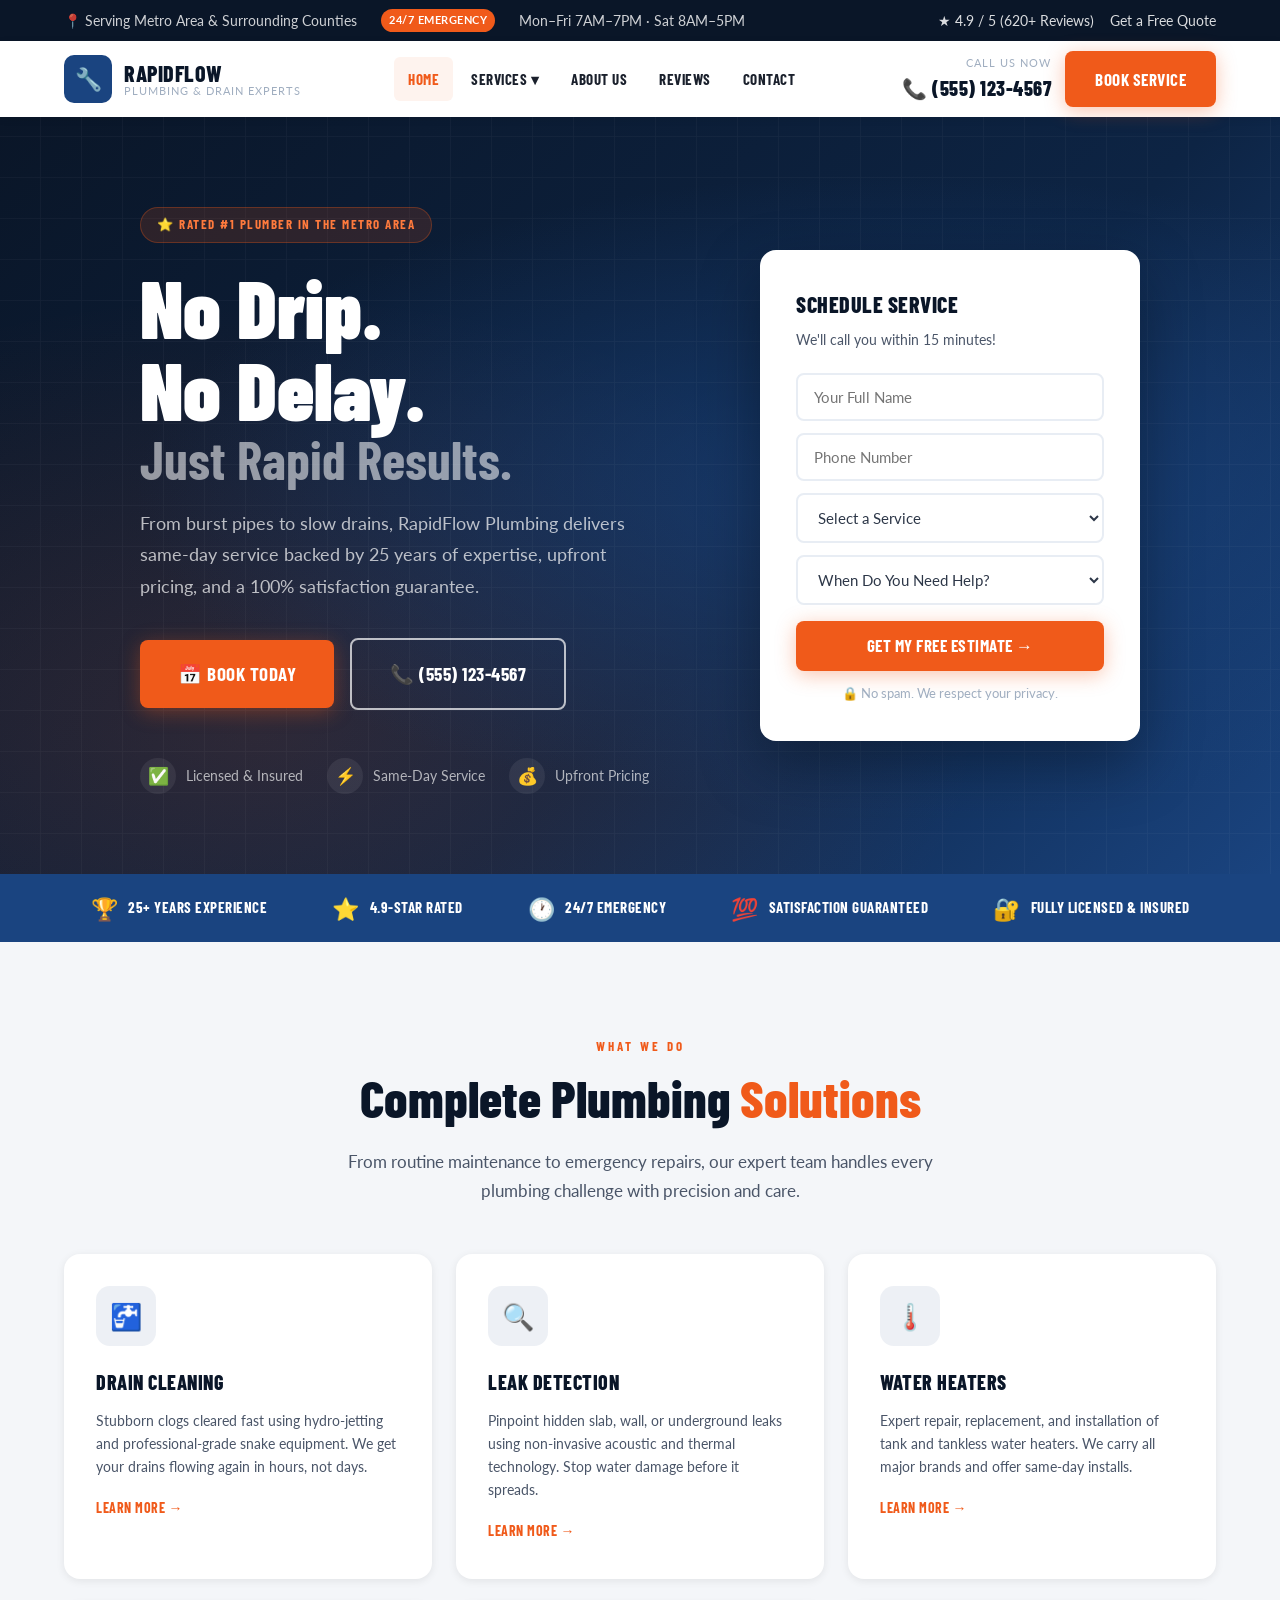
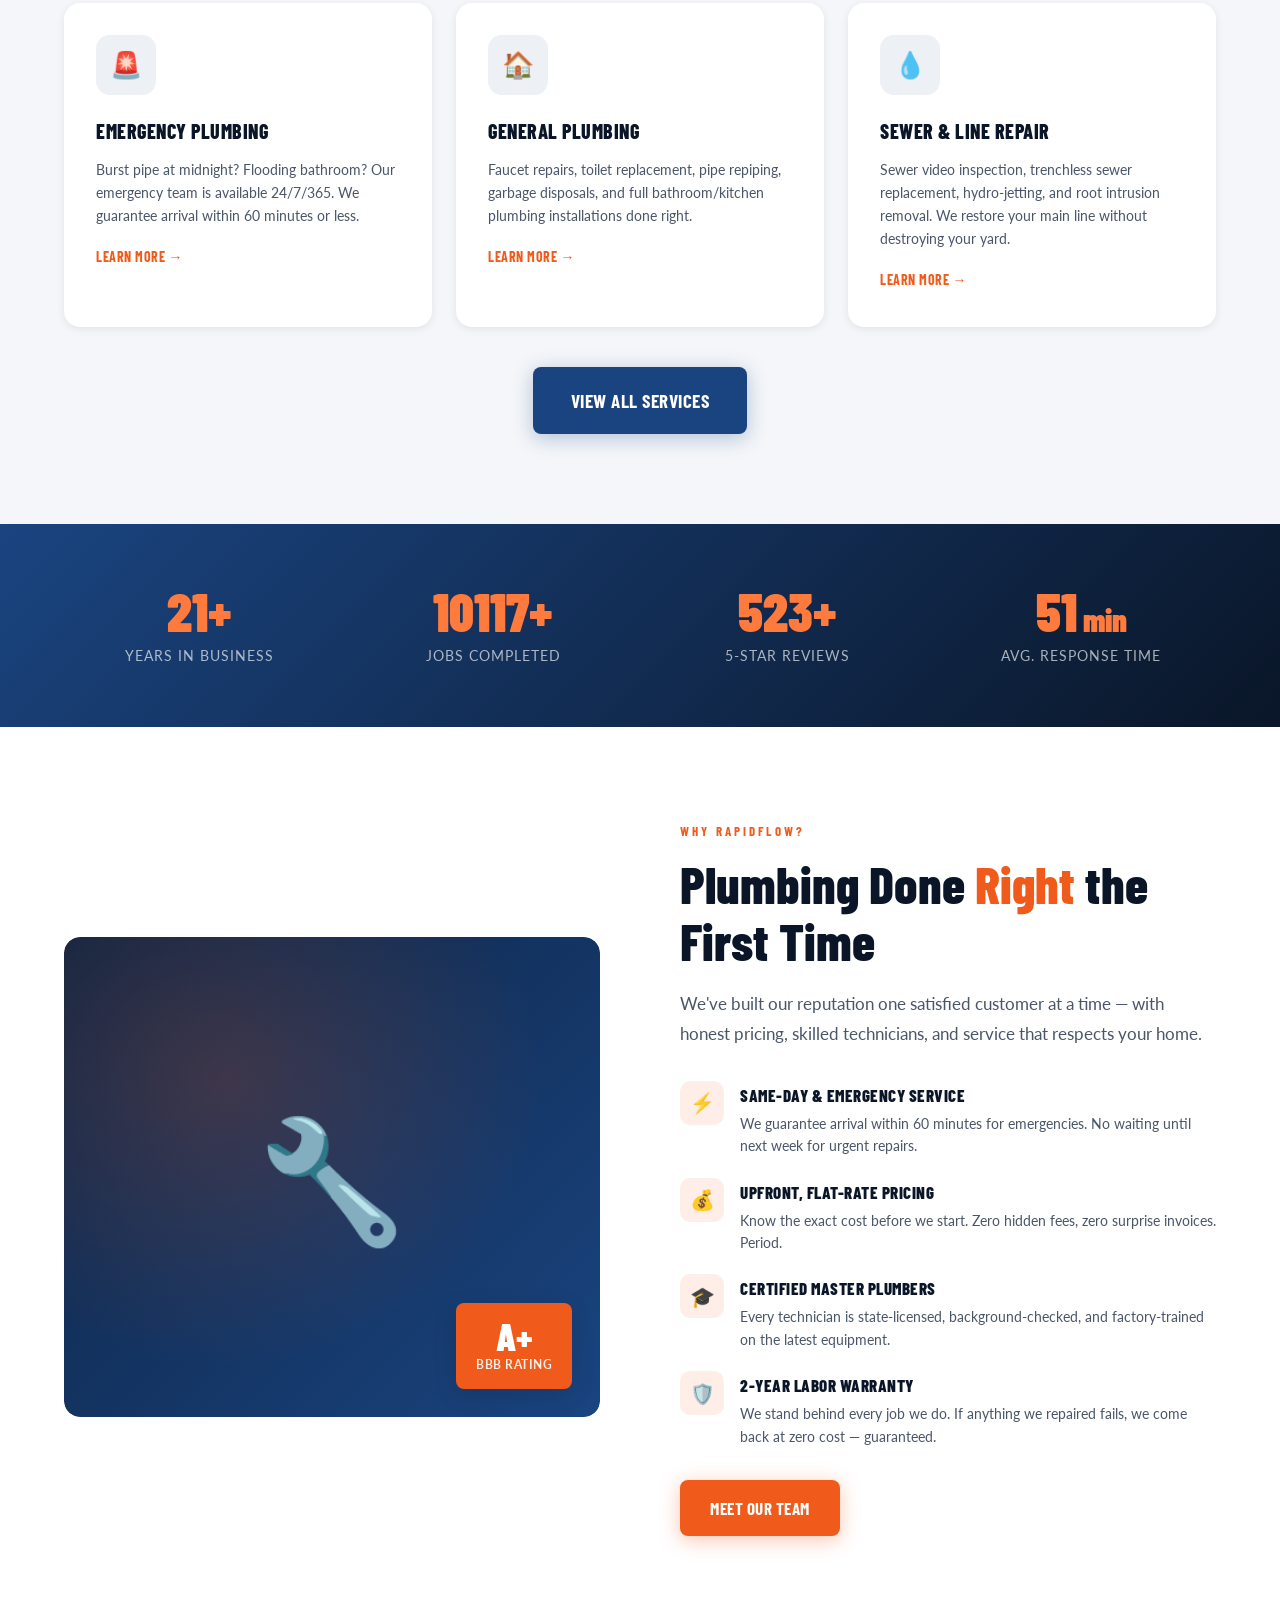
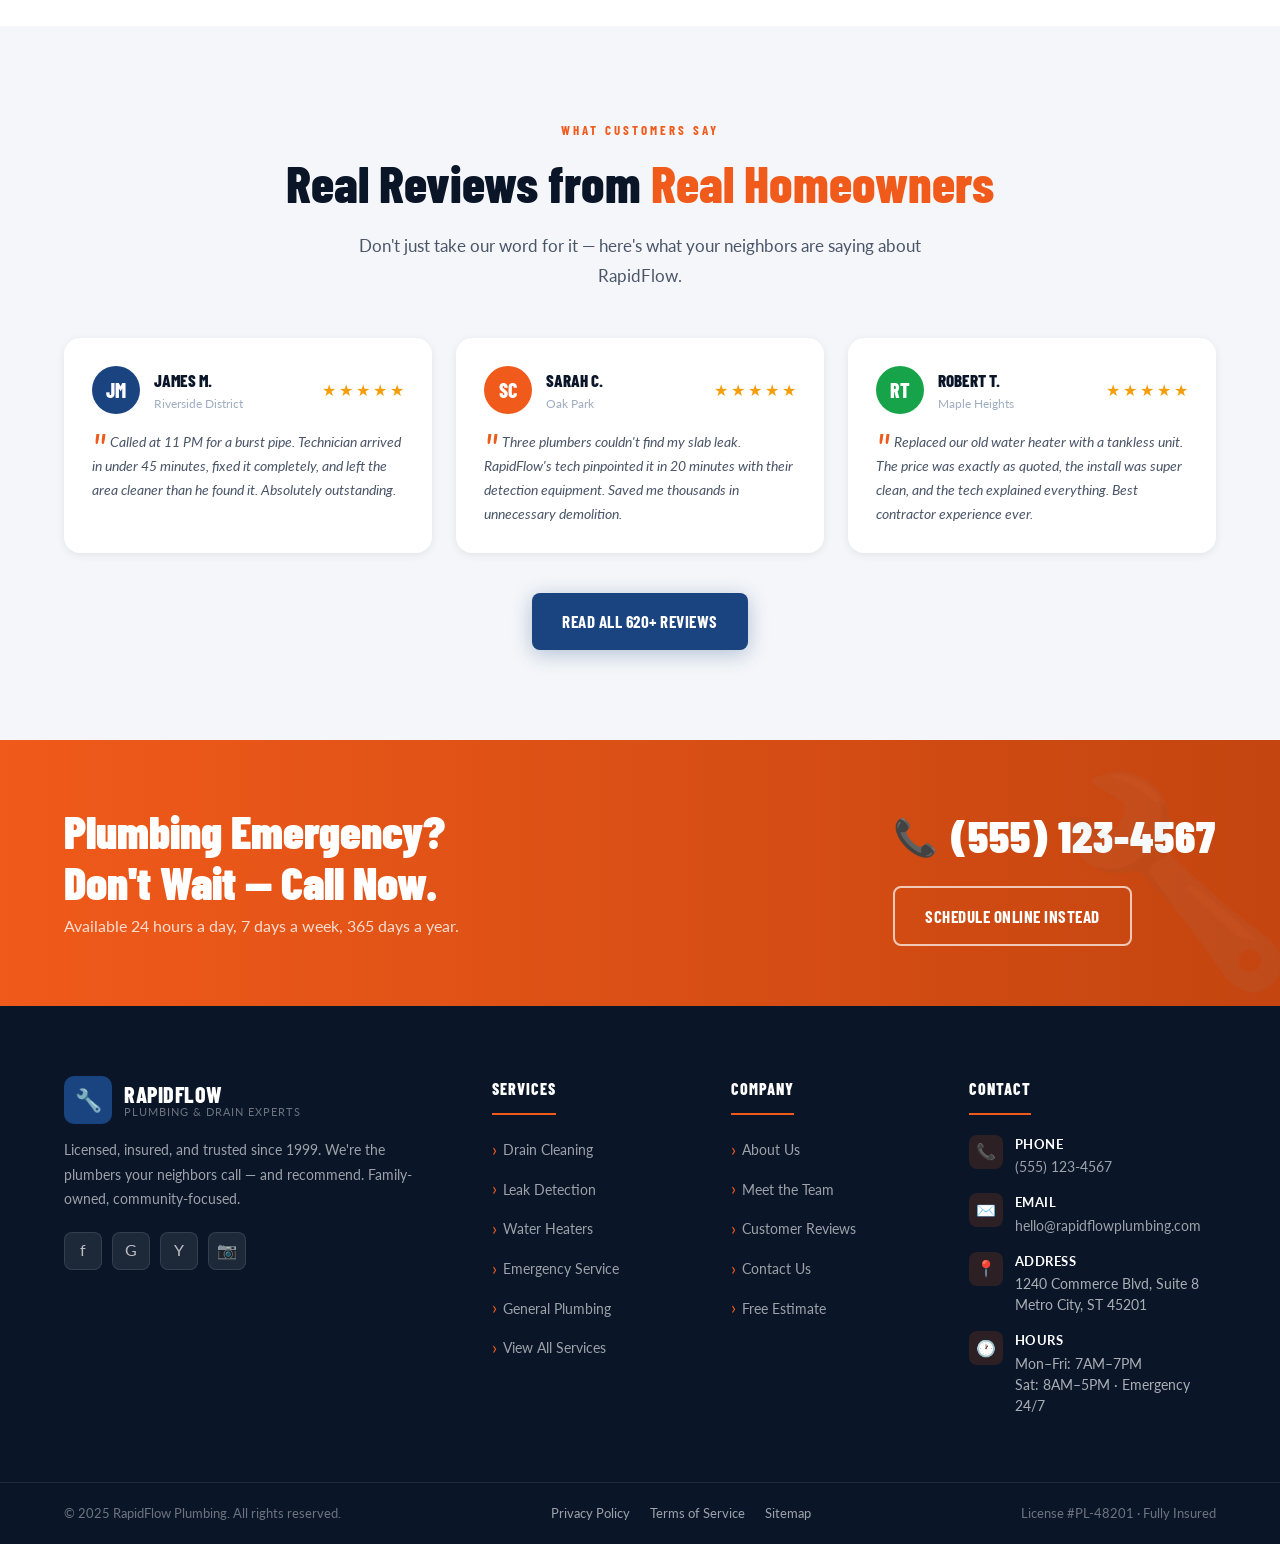
<file: deep agents/workspaces/uploads/index.html>
<!DOCTYPE html>
<html lang="en">
<head>
  <meta charset="UTF-8" />
  <meta name="viewport" content="width=device-width, initial-scale=1.0" />
  <title>RapidFlow Plumbing – Fast, Reliable & Trusted | 24/7 Emergency Service</title>
  <meta name="description" content="RapidFlow Plumbing delivers top-rated residential and commercial plumbing services. Same-day service, upfront pricing, and 25+ years of experience." />
  <link rel="preconnect" href="https://fonts.googleapis.com" />
  <link rel="preconnect" href="https://fonts.gstatic.com" crossorigin />
  <link rel="stylesheet" href="css/common.css" />
  <link rel="stylesheet" href="css/home.css" />
</head>
<body data-page="home">

  <!-- TOP BAR -->
  <div class="top-bar">
    <div class="container">
      <div class="top-bar-left">
        <span>📍 Serving Metro Area &amp; Surrounding Counties</span>
        <span class="badge">24/7 Emergency</span>
        <span>Mon–Fri 7AM–7PM · Sat 8AM–5PM</span>
      </div>
      <div class="top-bar-right">
        <a href="reviews.html">★ 4.9 / 5 (620+ Reviews)</a>
        <a href="contact.html">Get a Free Quote</a>
      </div>
    </div>
  </div>

  <!-- HEADER -->
  <header class="header">
    <div class="header-inner">
      <a href="index.html" class="logo">
        <div class="logo-icon">🔧</div>
        <div class="logo-text">
          <div class="logo-name">RapidFlow</div>
          <div class="logo-tagline">Plumbing &amp; Drain Experts</div>
        </div>
      </a>

      <nav class="nav">
        <div class="nav-item">
          <a href="index.html" class="nav-link active">Home</a>
        </div>
        <div class="nav-item">
          <a href="services.html" class="nav-link">Services ▾</a>
          <div class="dropdown">
            <a href="services.html#plumbing">General Plumbing</a>
            <a href="services.html#drain">Drain &amp; Sewer</a>
            <a href="services.html#water-heater">Water Heaters</a>
            <a href="services.html#leak">Leak Detection</a>
            <a href="services.html#emergency">Emergency Service</a>
          </div>
        </div>
        <div class="nav-item">
          <a href="about.html" class="nav-link">About Us</a>
        </div>
        <div class="nav-item">
          <a href="reviews.html" class="nav-link">Reviews</a>
        </div>
        <div class="nav-item">
          <a href="contact.html" class="nav-link">Contact</a>
        </div>
      </nav>

      <div class="header-cta">
        <div class="header-phone">
          <span class="header-phone-label">Call Us Now</span>
          <a href="tel:5551234567" class="header-phone-num">📞 (555) 123-4567</a>
        </div>
        <a href="contact.html" class="btn btn-primary">Book Service</a>
      </div>

      <button class="menu-toggle" aria-label="Open menu">
        <span></span><span></span><span></span>
      </button>
    </div>
  </header>

  <!-- MOBILE NAV -->
  <div class="mobile-nav">
    <button class="mobile-nav-close" aria-label="Close menu">✕</button>
    <div class="mobile-nav-links">
      <a href="index.html">Home</a>
      <a href="services.html">Services</a>
      <a href="about.html">About Us</a>
      <a href="reviews.html">Reviews</a>
      <a href="contact.html">Contact</a>
    </div>
    <div class="mobile-nav-phone">
      <p style="color:rgba(255,255,255,0.5);font-size:13px;margin-bottom:8px;">CALL ANYTIME 24/7</p>
      <a href="tel:5551234567">(555) 123-4567</a>
    </div>
  </div>

  <!-- HERO -->
  <section class="hero">
    <div class="hero-bg"></div>
    <div class="hero-pattern"></div>
    <div class="container hero-cols">
      <div class="hero-content reveal">
        <div class="hero-badge">⭐ Rated #1 Plumber in the Metro Area</div>
        <h1 class="hero-title">
          No Drip.<br>No Delay.
          <span class="line2">Just Rapid Results.</span>
        </h1>
        <p class="hero-desc">
          From burst pipes to slow drains, RapidFlow Plumbing delivers same-day service backed by 25 years of expertise, upfront pricing, and a 100% satisfaction guarantee.
        </p>
        <div class="hero-actions">
          <a href="contact.html" class="btn btn-primary btn-lg">📅 Book Today</a>
          <a href="tel:5551234567" class="btn btn-outline btn-lg">📞 (555) 123-4567</a>
        </div>
        <div class="hero-trust">
          <div class="hero-trust-item">
            <div class="ht-icon">✅</div>
            <span>Licensed &amp; Insured</span>
          </div>
          <div class="hero-trust-item">
            <div class="ht-icon">⚡</div>
            <span>Same-Day Service</span>
          </div>
          <div class="hero-trust-item">
            <div class="ht-icon">💰</div>
            <span>Upfront Pricing</span>
          </div>
        </div>
      </div>

      <!-- Booking form card -->
      <div class="hero-card reveal reveal-delay-2">
        <div class="hero-card-title">Schedule Service</div>
        <div class="hero-card-sub">We'll call you within 15 minutes!</div>
        <form id="heroForm">
          <input type="text" class="form-control" placeholder="Your Full Name" required />
          <input type="tel" class="form-control phone-input" placeholder="Phone Number" required />
          <select class="form-control">
            <option value="">Select a Service</option>
            <option>Drain Cleaning</option>
            <option>Leak Detection &amp; Repair</option>
            <option>Water Heater</option>
            <option>Emergency Plumbing</option>
            <option>General Plumbing</option>
          </select>
          <select class="form-control">
            <option value="">When Do You Need Help?</option>
            <option>ASAP – Emergency</option>
            <option>Today</option>
            <option>Tomorrow</option>
            <option>This Week</option>
          </select>
          <button type="submit" class="btn btn-primary" style="width:100%;justify-content:center;margin-top:4px;">
            Get My Free Estimate →
          </button>
        </form>
        <p class="hero-card-footer">🔒 No spam. We respect your privacy.</p>
      </div>
    </div>
  </section>

  <!-- TRUST BAR -->
  <div class="trust-bar">
    <div class="container">
      <div class="trust-item"><span class="trust-icon">🏆</span> 25+ Years Experience</div>
      <div class="trust-item"><span class="trust-icon">⭐</span> 4.9-Star Rated</div>
      <div class="trust-item"><span class="trust-icon">🕐</span> 24/7 Emergency</div>
      <div class="trust-item"><span class="trust-icon">💯</span> Satisfaction Guaranteed</div>
      <div class="trust-item"><span class="trust-icon">🔐</span> Fully Licensed &amp; Insured</div>
    </div>
  </div>

  <!-- SERVICES SECTION -->
  <section class="section-pad services-section">
    <div class="container">
      <div class="text-center reveal">
        <span class="section-label">What We Do</span>
        <h2 class="section-title">Complete Plumbing <span>Solutions</span></h2>
        <p class="section-desc">From routine maintenance to emergency repairs, our expert team handles every plumbing challenge with precision and care.</p>
      </div>

      <div class="services-grid">
        <div class="service-card reveal reveal-delay-1">
          <div class="service-icon">🚰</div>
          <h3 class="service-card-title">Drain Cleaning</h3>
          <p class="service-card-desc">Stubborn clogs cleared fast using hydro-jetting and professional-grade snake equipment. We get your drains flowing again in hours, not days.</p>
          <a href="services.html#drain" class="service-card-link">Learn More →</a>
        </div>
        <div class="service-card reveal reveal-delay-2">
          <div class="service-icon">🔍</div>
          <h3 class="service-card-title">Leak Detection</h3>
          <p class="service-card-desc">Pinpoint hidden slab, wall, or underground leaks using non-invasive acoustic and thermal technology. Stop water damage before it spreads.</p>
          <a href="services.html#leak" class="service-card-link">Learn More →</a>
        </div>
        <div class="service-card reveal reveal-delay-3">
          <div class="service-icon">🌡️</div>
          <h3 class="service-card-title">Water Heaters</h3>
          <p class="service-card-desc">Expert repair, replacement, and installation of tank and tankless water heaters. We carry all major brands and offer same-day installs.</p>
          <a href="services.html#water-heater" class="service-card-link">Learn More →</a>
        </div>
        <div class="service-card reveal reveal-delay-1">
          <div class="service-icon">🚨</div>
          <h3 class="service-card-title">Emergency Plumbing</h3>
          <p class="service-card-desc">Burst pipe at midnight? Flooding bathroom? Our emergency team is available 24/7/365. We guarantee arrival within 60 minutes or less.</p>
          <a href="services.html#emergency" class="service-card-link">Learn More →</a>
        </div>
        <div class="service-card reveal reveal-delay-2">
          <div class="service-icon">🏠</div>
          <h3 class="service-card-title">General Plumbing</h3>
          <p class="service-card-desc">Faucet repairs, toilet replacement, pipe repiping, garbage disposals, and full bathroom/kitchen plumbing installations done right.</p>
          <a href="services.html#plumbing" class="service-card-link">Learn More →</a>
        </div>
        <div class="service-card reveal reveal-delay-3">
          <div class="service-icon">💧</div>
          <h3 class="service-card-title">Sewer &amp; Line Repair</h3>
          <p class="service-card-desc">Sewer video inspection, trenchless sewer replacement, hydro-jetting, and root intrusion removal. We restore your main line without destroying your yard.</p>
          <a href="services.html#drain" class="service-card-link">Learn More →</a>
        </div>
      </div>

      <div style="text-align:center;margin-top:40px;" class="reveal">
        <a href="services.html" class="btn btn-blue btn-lg">View All Services</a>
      </div>
    </div>
  </section>

  <!-- STATS -->
  <section class="stats-section">
    <div class="container">
      <div class="stats-grid">
        <div class="reveal">
          <div class="stat-num"><span data-target="25" data-suffix="+">0+</span></div>
          <div class="stat-label">Years in Business</div>
        </div>
        <div class="reveal reveal-delay-1">
          <div class="stat-num"><span data-target="12000" data-suffix="+">0+</span></div>
          <div class="stat-label">Jobs Completed</div>
        </div>
        <div class="reveal reveal-delay-2">
          <div class="stat-num"><span data-target="620" data-suffix="+">0+</span></div>
          <div class="stat-label">5-Star Reviews</div>
        </div>
        <div class="reveal reveal-delay-3">
          <div class="stat-num"><span data-target="60">0</span><span style="font-size:0.6em"> min</span></div>
          <div class="stat-label">Avg. Response Time</div>
        </div>
      </div>
    </div>
  </section>

  <!-- WHY US -->
  <section class="section-pad why-section">
    <div class="container">
      <div class="why-cols">
        <div class="why-img-wrap reveal">
          <div class="why-img-placeholder">
            <div class="why-plumber-illustration">🔧</div>
            <div class="why-badge">
              <div class="why-badge-num">A+</div>
              <div class="why-badge-text">BBB Rating</div>
            </div>
          </div>
        </div>
        <div class="reveal reveal-delay-2">
          <span class="section-label">Why RapidFlow?</span>
          <h2 class="section-title">Plumbing Done <span>Right</span> the First Time</h2>
          <p class="section-desc">We've built our reputation one satisfied customer at a time — with honest pricing, skilled technicians, and service that respects your home.</p>
          <div class="why-list">
            <div class="why-item">
              <div class="why-item-icon">⚡</div>
              <div>
                <div class="why-item-title">Same-Day &amp; Emergency Service</div>
                <div class="why-item-desc">We guarantee arrival within 60 minutes for emergencies. No waiting until next week for urgent repairs.</div>
              </div>
            </div>
            <div class="why-item">
              <div class="why-item-icon">💰</div>
              <div>
                <div class="why-item-title">Upfront, Flat-Rate Pricing</div>
                <div class="why-item-desc">Know the exact cost before we start. Zero hidden fees, zero surprise invoices. Period.</div>
              </div>
            </div>
            <div class="why-item">
              <div class="why-item-icon">🎓</div>
              <div>
                <div class="why-item-title">Certified Master Plumbers</div>
                <div class="why-item-desc">Every technician is state-licensed, background-checked, and factory-trained on the latest equipment.</div>
              </div>
            </div>
            <div class="why-item">
              <div class="why-item-icon">🛡️</div>
              <div>
                <div class="why-item-title">2-Year Labor Warranty</div>
                <div class="why-item-desc">We stand behind every job we do. If anything we repaired fails, we come back at zero cost — guaranteed.</div>
              </div>
            </div>
          </div>
          <div style="margin-top:32px;">
            <a href="about.html" class="btn btn-primary">Meet Our Team</a>
          </div>
        </div>
      </div>
    </div>
  </section>

  <!-- REVIEWS -->
  <section class="section-pad reviews-section">
    <div class="container">
      <div class="text-center reveal">
        <span class="section-label">What Customers Say</span>
        <h2 class="section-title">Real Reviews from <span>Real Homeowners</span></h2>
        <p class="section-desc">Don't just take our word for it — here's what your neighbors are saying about RapidFlow.</p>
      </div>
      <div class="reviews-grid">
        <div class="review-card reveal reveal-delay-1">
          <div class="review-header">
            <div class="review-avatar" style="background:#1a4480">JM</div>
            <div>
              <div class="review-name">James M.</div>
              <div class="review-location">Riverside District</div>
            </div>
            <div class="stars" style="margin-left:auto">
              <span class="star">★</span><span class="star">★</span><span class="star">★</span><span class="star">★</span><span class="star">★</span>
            </div>
          </div>
          <p class="review-text">Called at 11 PM for a burst pipe. Technician arrived in under 45 minutes, fixed it completely, and left the area cleaner than he found it. Absolutely outstanding.</p>
        </div>
        <div class="review-card reveal reveal-delay-2">
          <div class="review-header">
            <div class="review-avatar" style="background:#f05a1a">SC</div>
            <div>
              <div class="review-name">Sarah C.</div>
              <div class="review-location">Oak Park</div>
            </div>
            <div class="stars" style="margin-left:auto">
              <span class="star">★</span><span class="star">★</span><span class="star">★</span><span class="star">★</span><span class="star">★</span>
            </div>
          </div>
          <p class="review-text">Three plumbers couldn't find my slab leak. RapidFlow's tech pinpointed it in 20 minutes with their detection equipment. Saved me thousands in unnecessary demolition.</p>
        </div>
        <div class="review-card reveal reveal-delay-3">
          <div class="review-header">
            <div class="review-avatar" style="background:#16a34a">RT</div>
            <div>
              <div class="review-name">Robert T.</div>
              <div class="review-location">Maple Heights</div>
            </div>
            <div class="stars" style="margin-left:auto">
              <span class="star">★</span><span class="star">★</span><span class="star">★</span><span class="star">★</span><span class="star">★</span>
            </div>
          </div>
          <p class="review-text">Replaced our old water heater with a tankless unit. The price was exactly as quoted, the install was super clean, and the tech explained everything. Best contractor experience ever.</p>
        </div>
      </div>
      <div style="text-align:center;margin-top:40px;" class="reveal">
        <a href="reviews.html" class="btn btn-blue">Read All 620+ Reviews</a>
      </div>
    </div>
  </section>

  <!-- EMERGENCY CTA -->
  <section class="emergency-cta">
    <div class="container">
      <div class="reveal">
        <h2 class="emergency-title">Plumbing Emergency?<br>Don't Wait — Call Now.</h2>
        <p class="emergency-sub">Available 24 hours a day, 7 days a week, 365 days a year.</p>
      </div>
      <div class="reveal reveal-delay-2">
        <div class="emergency-phone">
          <span class="emergency-phone-icon">📞</span>
          <a href="tel:5551234567" style="color:white;">(555) 123-4567</a>
        </div>
        <div style="margin-top:14px;">
          <a href="contact.html" class="btn btn-outline">Schedule Online Instead</a>
        </div>
      </div>
    </div>
  </section>

  <!-- FOOTER -->
  <footer class="footer">
    <div class="footer-top">
      <div class="container">
        <div class="footer-grid">
          <div>
            <div class="footer-logo-area">
              <a href="index.html" class="logo">
                <div class="logo-icon">🔧</div>
                <div class="logo-text">
                  <div class="logo-name">RapidFlow</div>
                  <div class="logo-tagline" style="color:rgba(255,255,255,0.4)">Plumbing &amp; Drain Experts</div>
                </div>
              </a>
            </div>
            <p class="footer-desc">Licensed, insured, and trusted since 1999. We're the plumbers your neighbors call — and recommend. Family-owned, community-focused.</p>
            <div class="footer-social">
              <a href="#" class="social-btn" aria-label="Facebook">f</a>
              <a href="#" class="social-btn" aria-label="Google">G</a>
              <a href="#" class="social-btn" aria-label="Yelp">Y</a>
              <a href="#" class="social-btn" aria-label="Instagram">📷</a>
            </div>
          </div>
          <div>
            <div class="footer-col-title">Services</div>
            <ul class="footer-links">
              <li><a href="services.html#drain">Drain Cleaning</a></li>
              <li><a href="services.html#leak">Leak Detection</a></li>
              <li><a href="services.html#water-heater">Water Heaters</a></li>
              <li><a href="services.html#emergency">Emergency Service</a></li>
              <li><a href="services.html#plumbing">General Plumbing</a></li>
              <li><a href="services.html">View All Services</a></li>
            </ul>
          </div>
          <div>
            <div class="footer-col-title">Company</div>
            <ul class="footer-links">
              <li><a href="about.html">About Us</a></li>
              <li><a href="about.html#team">Meet the Team</a></li>
              <li><a href="reviews.html">Customer Reviews</a></li>
              <li><a href="contact.html">Contact Us</a></li>
              <li><a href="contact.html">Free Estimate</a></li>
            </ul>
          </div>
          <div>
            <div class="footer-col-title">Contact</div>
            <div class="footer-contact-item">
              <div class="footer-contact-icon">📞</div>
              <div class="footer-contact-text">
                <strong>Phone</strong>
                <a href="tel:5551234567" style="color:rgba(255,255,255,0.6)">(555) 123-4567</a>
              </div>
            </div>
            <div class="footer-contact-item">
              <div class="footer-contact-icon">✉️</div>
              <div class="footer-contact-text">
                <strong>Email</strong>
                <a href="mailto:hello@rapidflowplumbing.com" style="color:rgba(255,255,255,0.6)">hello@rapidflowplumbing.com</a>
              </div>
            </div>
            <div class="footer-contact-item">
              <div class="footer-contact-icon">📍</div>
              <div class="footer-contact-text">
                <strong>Address</strong>
                1240 Commerce Blvd, Suite 8<br>Metro City, ST 45201
              </div>
            </div>
            <div class="footer-contact-item">
              <div class="footer-contact-icon">🕐</div>
              <div class="footer-contact-text">
                <strong>Hours</strong>
                Mon–Fri: 7AM–7PM<br>Sat: 8AM–5PM · Emergency 24/7
              </div>
            </div>
          </div>
        </div>
      </div>
    </div>
    <div class="footer-bottom">
      <div class="container">
        <span>© 2025 RapidFlow Plumbing. All rights reserved.</span>
        <div style="display:flex;gap:20px;flex-wrap:wrap;">
          <a href="#">Privacy Policy</a>
          <a href="#">Terms of Service</a>
          <a href="#">Sitemap</a>
        </div>
        <span>License #PL-48201 · Fully Insured</span>
      </div>
    </div>
  </footer>

  <script src="js/common.js"></script>
  <script src="js/pages.js"></script>
</body>
</html>
</file>
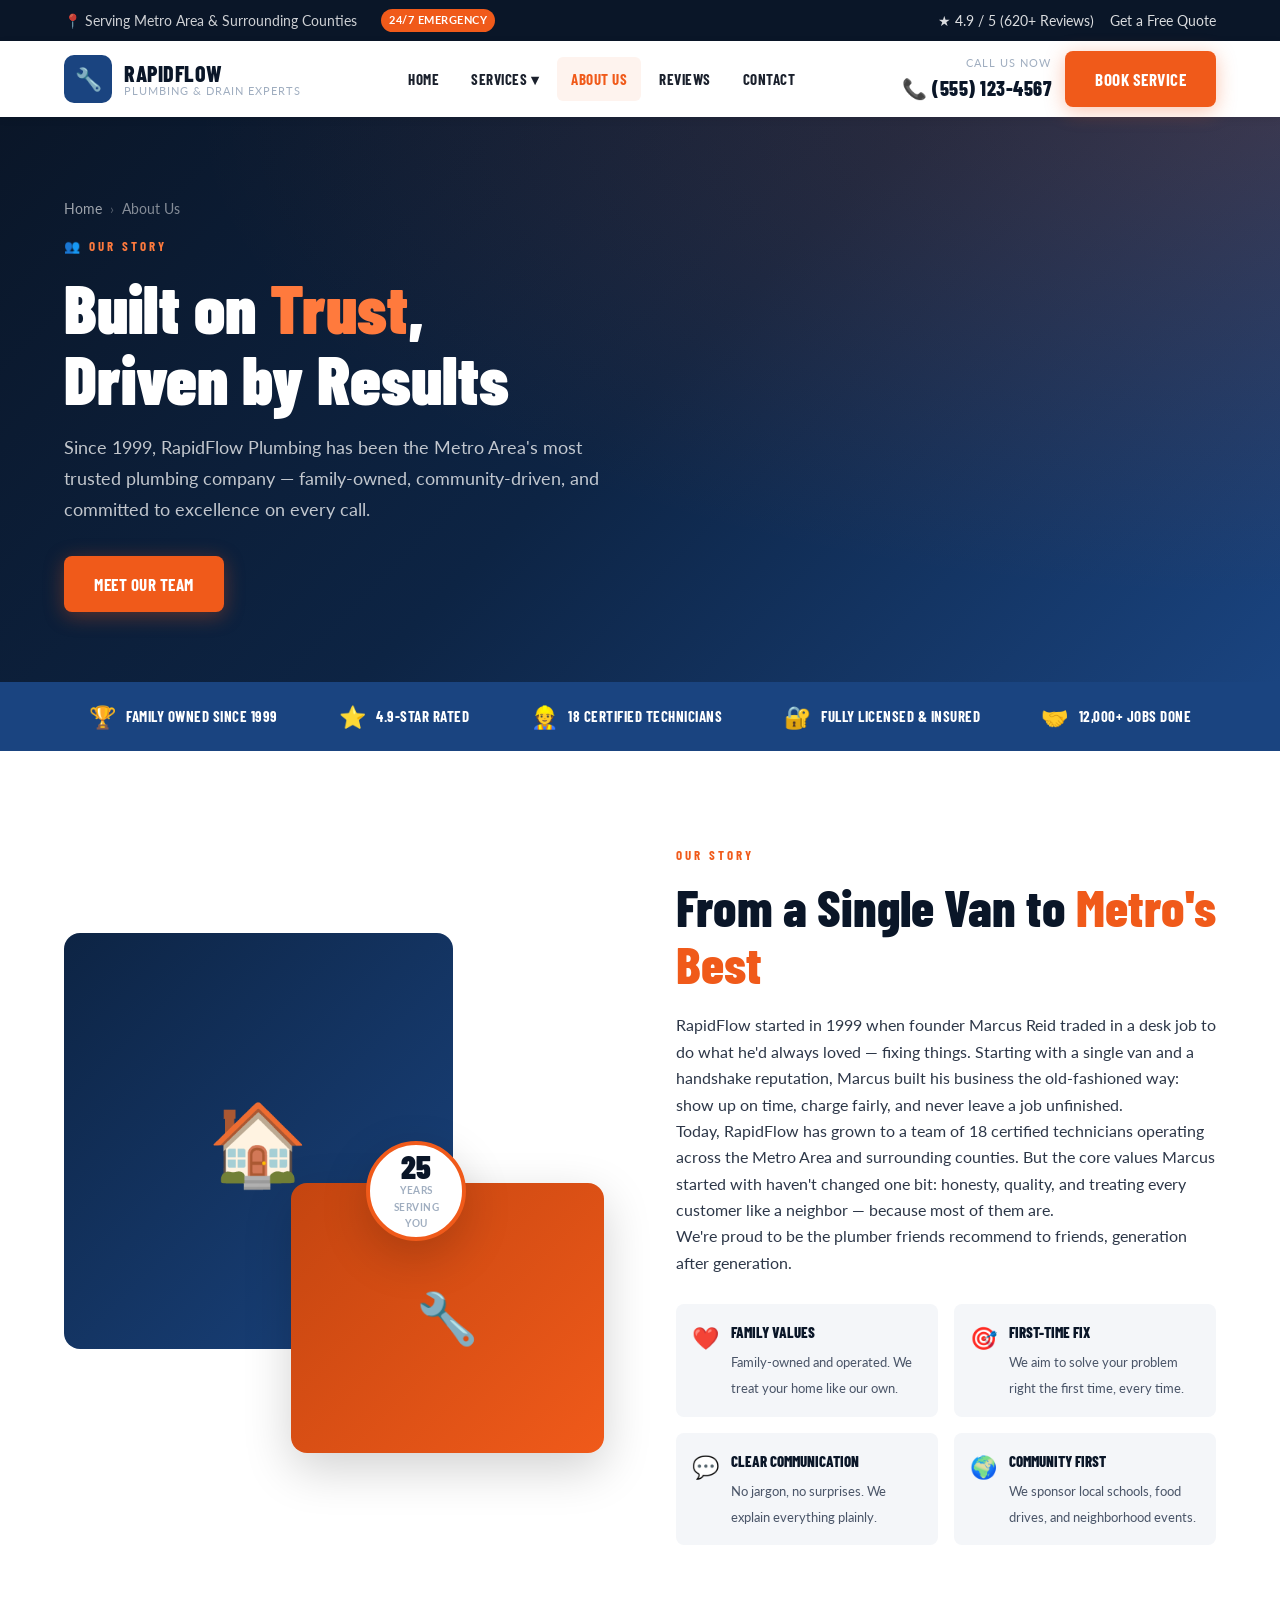
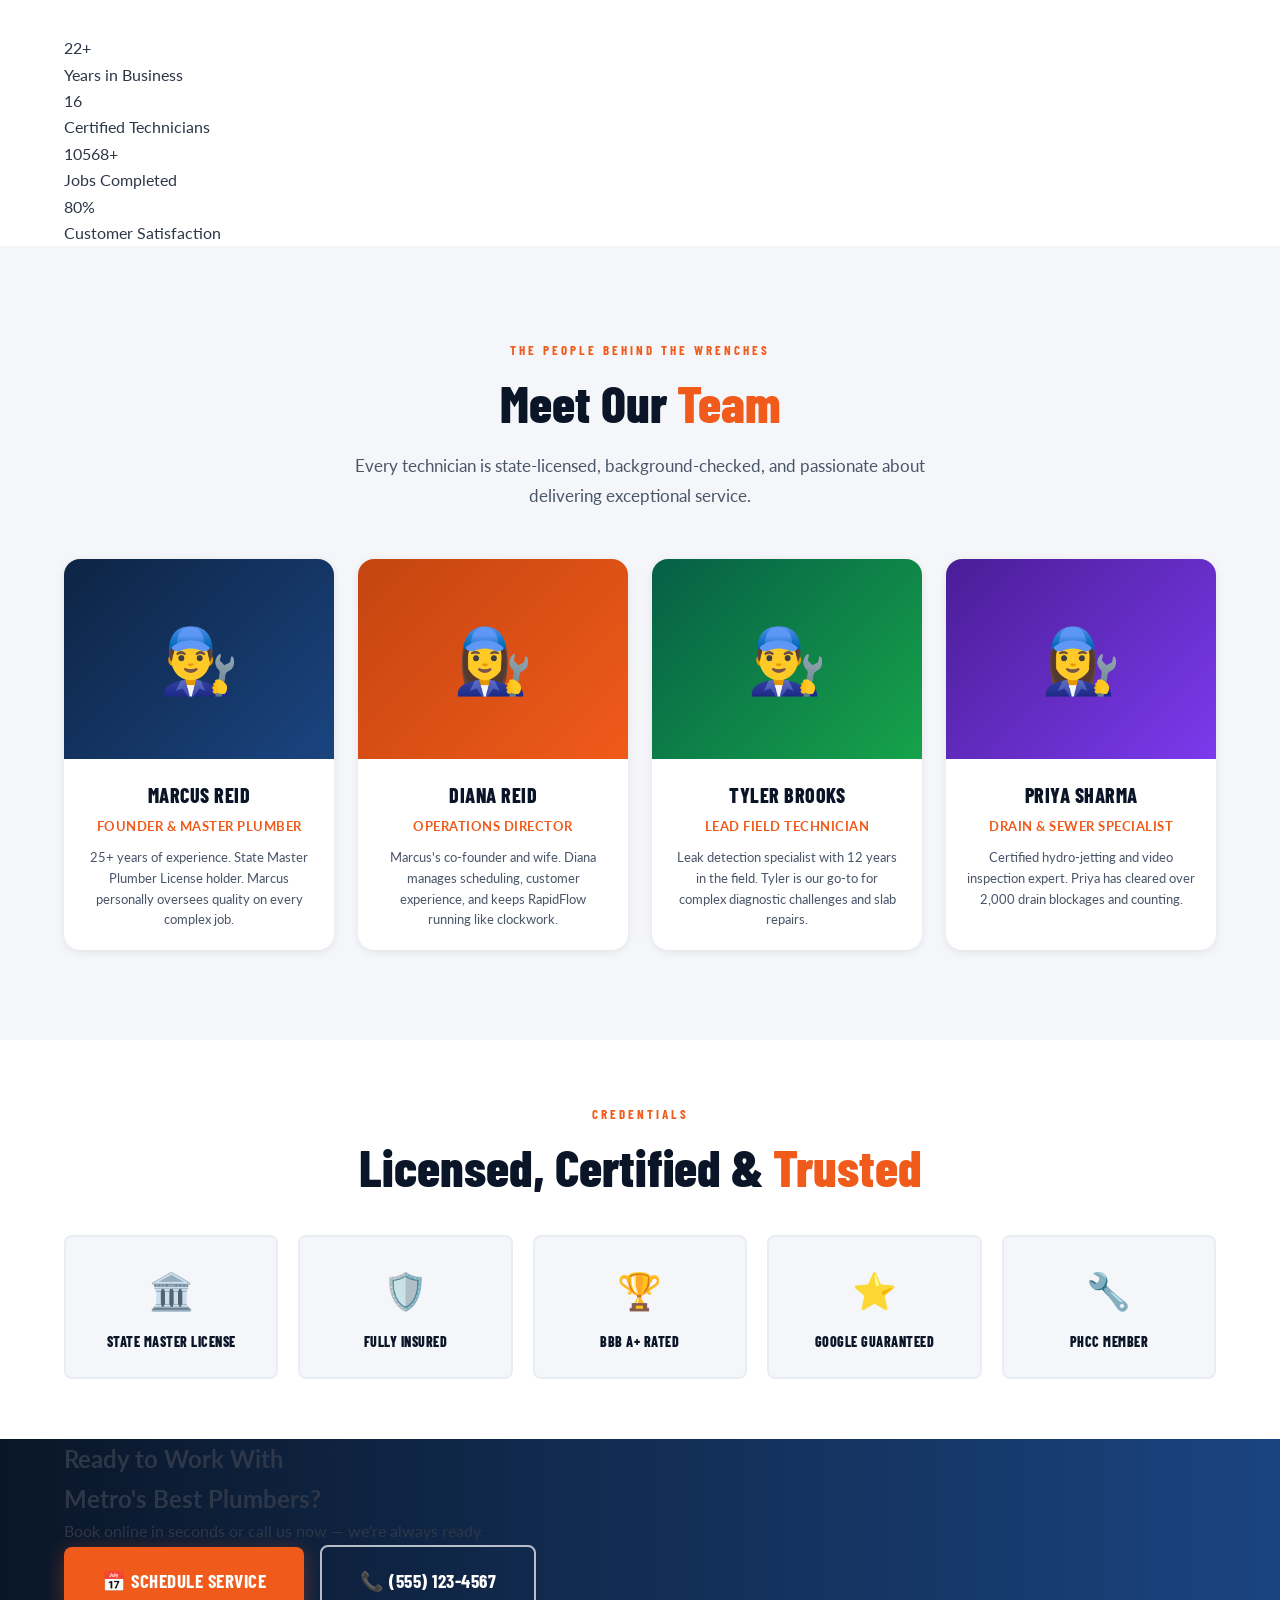
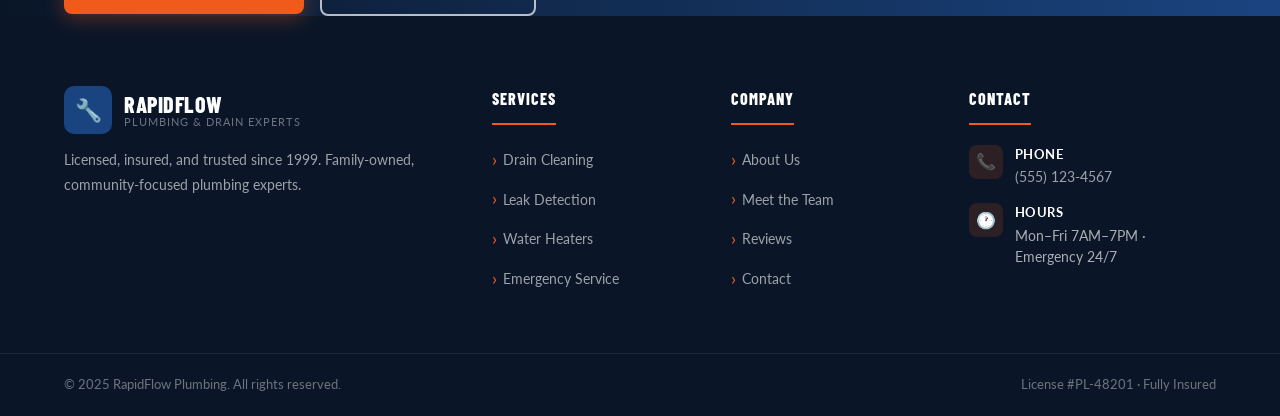
<file: deep agents/workspaces/uploads/about.html>
<!DOCTYPE html>
<html lang="en">
<head>
  <meta charset="UTF-8" />
  <meta name="viewport" content="width=device-width, initial-scale=1.0" />
  <title>About Us – RapidFlow Plumbing | 25 Years of Trusted Service</title>
  <meta name="description" content="Meet the RapidFlow team — licensed master plumbers serving the Metro Area since 1999. Family-owned, community-focused, and built on trust." />
  <link rel="preconnect" href="https://fonts.googleapis.com" />
  <link rel="preconnect" href="https://fonts.gstatic.com" crossorigin />
  <link rel="stylesheet" href="css/common.css" />
  <link rel="stylesheet" href="css/pages.css" />
</head>
<body data-page="about">

  <!-- TOP BAR -->
  <div class="top-bar">
    <div class="container">
      <div class="top-bar-left">
        <span>📍 Serving Metro Area &amp; Surrounding Counties</span>
        <span class="badge">24/7 Emergency</span>
      </div>
      <div class="top-bar-right">
        <a href="reviews.html">★ 4.9 / 5 (620+ Reviews)</a>
        <a href="contact.html">Get a Free Quote</a>
      </div>
    </div>
  </div>

  <!-- HEADER -->
  <header class="header">
    <div class="header-inner">
      <a href="index.html" class="logo">
        <div class="logo-icon">🔧</div>
        <div class="logo-text">
          <div class="logo-name">RapidFlow</div>
          <div class="logo-tagline">Plumbing &amp; Drain Experts</div>
        </div>
      </a>
      <nav class="nav">
        <div class="nav-item"><a href="index.html" class="nav-link">Home</a></div>
        <div class="nav-item">
          <a href="services.html" class="nav-link">Services ▾</a>
          <div class="dropdown">
            <a href="services.html#plumbing">General Plumbing</a>
            <a href="services.html#drain">Drain &amp; Sewer</a>
            <a href="services.html#water-heater">Water Heaters</a>
            <a href="services.html#leak">Leak Detection</a>
            <a href="services.html#emergency">Emergency Service</a>
          </div>
        </div>
        <div class="nav-item"><a href="about.html" class="nav-link active">About Us</a></div>
        <div class="nav-item"><a href="reviews.html" class="nav-link">Reviews</a></div>
        <div class="nav-item"><a href="contact.html" class="nav-link">Contact</a></div>
      </nav>
      <div class="header-cta">
        <div class="header-phone">
          <span class="header-phone-label">Call Us Now</span>
          <a href="tel:5551234567" class="header-phone-num">📞 (555) 123-4567</a>
        </div>
        <a href="contact.html" class="btn btn-primary">Book Service</a>
      </div>
      <button class="menu-toggle" aria-label="Open menu"><span></span><span></span><span></span></button>
    </div>
  </header>

  <div class="mobile-nav">
    <button class="mobile-nav-close">✕</button>
    <div class="mobile-nav-links">
      <a href="index.html">Home</a>
      <a href="services.html">Services</a>
      <a href="about.html">About Us</a>
      <a href="reviews.html">Reviews</a>
      <a href="contact.html">Contact</a>
    </div>
    <div class="mobile-nav-phone"><a href="tel:5551234567">(555) 123-4567</a></div>
  </div>

  <!-- PAGE HERO -->
  <section class="page-hero">
    <div class="container page-hero-content">
      <div class="breadcrumb">
        <a href="index.html">Home</a>
        <span class="breadcrumb-sep">›</span>
        <span>About Us</span>
      </div>
      <div style="margin-top:16px;">
        <p class="page-hero-label">👥 Our Story</p>
        <h1 class="page-hero-title">Built on <span>Trust</span>, <br>Driven by Results</h1>
        <p class="page-hero-desc">Since 1999, RapidFlow Plumbing has been the Metro Area's most trusted plumbing company — family-owned, community-driven, and committed to excellence on every call.</p>
        <a href="#team" class="btn btn-primary">Meet Our Team</a>
      </div>
    </div>
  </section>

  <!-- TRUST BAR -->
  <div class="trust-bar">
    <div class="container">
      <div class="trust-item"><span class="trust-icon">🏆</span> Family Owned Since 1999</div>
      <div class="trust-item"><span class="trust-icon">⭐</span> 4.9-Star Rated</div>
      <div class="trust-item"><span class="trust-icon">👷</span> 18 Certified Technicians</div>
      <div class="trust-item"><span class="trust-icon">🔐</span> Fully Licensed &amp; Insured</div>
      <div class="trust-item"><span class="trust-icon">🤝</span> 12,000+ Jobs Done</div>
    </div>
  </div>

  <!-- STORY -->
  <section class="section-pad about-story">
    <div class="container">
      <div class="about-cols">
        <div class="about-img-collage reveal">
          <div class="about-img-main">🏠</div>
          <div class="about-img-accent">🔧</div>
          <div class="about-years-badge">
            <div class="about-years-num">25</div>
            <div class="about-years-label">Years<br>Serving<br>You</div>
          </div>
        </div>
        <div class="reveal reveal-delay-2">
          <span class="section-label">Our Story</span>
          <h2 class="section-title">From a Single Van to <span>Metro's Best</span></h2>
          <p>RapidFlow started in 1999 when founder Marcus Reid traded in a desk job to do what he'd always loved — fixing things. Starting with a single van and a handshake reputation, Marcus built his business the old-fashioned way: show up on time, charge fairly, and never leave a job unfinished.</p>
          <p>Today, RapidFlow has grown to a team of 18 certified technicians operating across the Metro Area and surrounding counties. But the core values Marcus started with haven't changed one bit: honesty, quality, and treating every customer like a neighbor — because most of them are.</p>
          <p>We're proud to be the plumber friends recommend to friends, generation after generation.</p>
          <div class="about-values">
            <div class="about-value">
              <div class="about-value-icon">❤️</div>
              <div class="about-value-text">
                <strong>Family Values</strong>
                <span>Family-owned and operated. We treat your home like our own.</span>
              </div>
            </div>
            <div class="about-value">
              <div class="about-value-icon">🎯</div>
              <div class="about-value-text">
                <strong>First-Time Fix</strong>
                <span>We aim to solve your problem right the first time, every time.</span>
              </div>
            </div>
            <div class="about-value">
              <div class="about-value-icon">💬</div>
              <div class="about-value-text">
                <strong>Clear Communication</strong>
                <span>No jargon, no surprises. We explain everything plainly.</span>
              </div>
            </div>
            <div class="about-value">
              <div class="about-value-icon">🌍</div>
              <div class="about-value-text">
                <strong>Community First</strong>
                <span>We sponsor local schools, food drives, and neighborhood events.</span>
              </div>
            </div>
          </div>
        </div>
      </div>
    </div>
  </section>

  <!-- STATS -->
  <section class="stats-section">
    <div class="container">
      <div class="stats-grid">
        <div class="reveal">
          <div class="stat-num"><span data-target="25" data-suffix="+">0+</span></div>
          <div class="stat-label">Years in Business</div>
        </div>
        <div class="reveal reveal-delay-1">
          <div class="stat-num"><span data-target="18">0</span></div>
          <div class="stat-label">Certified Technicians</div>
        </div>
        <div class="reveal reveal-delay-2">
          <div class="stat-num"><span data-target="12000" data-suffix="+">0+</span></div>
          <div class="stat-label">Jobs Completed</div>
        </div>
        <div class="reveal reveal-delay-3">
          <div class="stat-num"><span data-target="99" data-suffix="%">0%</span></div>
          <div class="stat-label">Customer Satisfaction</div>
        </div>
      </div>
    </div>
  </section>

  <!-- TEAM -->
  <section id="team" class="section-pad team-section">
    <div class="container">
      <div class="text-center reveal">
        <span class="section-label">The People Behind the Wrenches</span>
        <h2 class="section-title">Meet Our <span>Team</span></h2>
        <p class="section-desc">Every technician is state-licensed, background-checked, and passionate about delivering exceptional service.</p>
      </div>
      <div class="team-grid">
        <div class="team-card reveal reveal-delay-1">
          <div class="team-avatar" style="background:linear-gradient(135deg,#0d2444,#1a4480)">👨‍🔧</div>
          <div class="team-body">
            <div class="team-name">Marcus Reid</div>
            <div class="team-role">Founder &amp; Master Plumber</div>
            <p class="team-bio">25+ years of experience. State Master Plumber License holder. Marcus personally oversees quality on every complex job.</p>
          </div>
        </div>
        <div class="team-card reveal reveal-delay-2">
          <div class="team-avatar" style="background:linear-gradient(135deg,#c44510,#f05a1a)">👩‍🔧</div>
          <div class="team-body">
            <div class="team-name">Diana Reid</div>
            <div class="team-role">Operations Director</div>
            <p class="team-bio">Marcus's co-founder and wife. Diana manages scheduling, customer experience, and keeps RapidFlow running like clockwork.</p>
          </div>
        </div>
        <div class="team-card reveal reveal-delay-3">
          <div class="team-avatar" style="background:linear-gradient(135deg,#065f46,#16a34a)">👨‍🔧</div>
          <div class="team-body">
            <div class="team-name">Tyler Brooks</div>
            <div class="team-role">Lead Field Technician</div>
            <p class="team-bio">Leak detection specialist with 12 years in the field. Tyler is our go-to for complex diagnostic challenges and slab repairs.</p>
          </div>
        </div>
        <div class="team-card reveal reveal-delay-4">
          <div class="team-avatar" style="background:linear-gradient(135deg,#4a1d96,#7c3aed)">👩‍🔧</div>
          <div class="team-body">
            <div class="team-name">Priya Sharma</div>
            <div class="team-role">Drain &amp; Sewer Specialist</div>
            <p class="team-bio">Certified hydro-jetting and video inspection expert. Priya has cleared over 2,000 drain blockages and counting.</p>
          </div>
        </div>
      </div>
    </div>
  </section>

  <!-- CERTIFICATIONS -->
  <section class="section-pad-sm certs-section">
    <div class="container">
      <div class="text-center reveal">
        <span class="section-label">Credentials</span>
        <h2 class="section-title">Licensed, Certified &amp; <span>Trusted</span></h2>
      </div>
      <div class="certs-grid">
        <div class="cert-badge reveal">
          <div class="cert-icon">🏛️</div>
          <div class="cert-name">State Master License</div>
        </div>
        <div class="cert-badge reveal reveal-delay-1">
          <div class="cert-icon">🛡️</div>
          <div class="cert-name">Fully Insured</div>
        </div>
        <div class="cert-badge reveal reveal-delay-2">
          <div class="cert-icon">🏆</div>
          <div class="cert-name">BBB A+ Rated</div>
        </div>
        <div class="cert-badge reveal reveal-delay-3">
          <div class="cert-icon">⭐</div>
          <div class="cert-name">Google Guaranteed</div>
        </div>
        <div class="cert-badge reveal reveal-delay-4">
          <div class="cert-icon">🔧</div>
          <div class="cert-name">PHCC Member</div>
        </div>
      </div>
    </div>
  </section>

  <!-- CTA -->
  <section class="emergency-cta" style="background:linear-gradient(90deg,var(--blue-dark),var(--blue));">
    <div class="container">
      <div class="reveal">
        <h2 class="emergency-title">Ready to Work With<br>Metro's Best Plumbers?</h2>
        <p class="emergency-sub">Book online in seconds or call us now — we're always ready.</p>
      </div>
      <div class="reveal reveal-delay-2" style="display:flex;gap:16px;flex-wrap:wrap;align-items:center;">
        <a href="contact.html" class="btn btn-primary btn-lg">📅 Schedule Service</a>
        <a href="tel:5551234567" class="btn btn-outline btn-lg">📞 (555) 123-4567</a>
      </div>
    </div>
  </section>

  <!-- FOOTER -->
  <footer class="footer">
    <div class="footer-top">
      <div class="container">
        <div class="footer-grid">
          <div>
            <a href="index.html" class="logo footer-logo-area">
              <div class="logo-icon">🔧</div>
              <div class="logo-text">
                <div class="logo-name">RapidFlow</div>
                <div class="logo-tagline" style="color:rgba(255,255,255,0.4)">Plumbing &amp; Drain Experts</div>
              </div>
            </a>
            <p class="footer-desc">Licensed, insured, and trusted since 1999. Family-owned, community-focused plumbing experts.</p>
          </div>
          <div>
            <div class="footer-col-title">Services</div>
            <ul class="footer-links">
              <li><a href="services.html#drain">Drain Cleaning</a></li>
              <li><a href="services.html#leak">Leak Detection</a></li>
              <li><a href="services.html#water-heater">Water Heaters</a></li>
              <li><a href="services.html#emergency">Emergency Service</a></li>
            </ul>
          </div>
          <div>
            <div class="footer-col-title">Company</div>
            <ul class="footer-links">
              <li><a href="about.html">About Us</a></li>
              <li><a href="#team">Meet the Team</a></li>
              <li><a href="reviews.html">Reviews</a></li>
              <li><a href="contact.html">Contact</a></li>
            </ul>
          </div>
          <div>
            <div class="footer-col-title">Contact</div>
            <div class="footer-contact-item">
              <div class="footer-contact-icon">📞</div>
              <div class="footer-contact-text"><strong>Phone</strong><a href="tel:5551234567" style="color:rgba(255,255,255,0.6)">(555) 123-4567</a></div>
            </div>
            <div class="footer-contact-item">
              <div class="footer-contact-icon">🕐</div>
              <div class="footer-contact-text"><strong>Hours</strong>Mon–Fri 7AM–7PM · Emergency 24/7</div>
            </div>
          </div>
        </div>
      </div>
    </div>
    <div class="footer-bottom">
      <div class="container">
        <span>© 2025 RapidFlow Plumbing. All rights reserved.</span>
        <span>License #PL-48201 · Fully Insured</span>
      </div>
    </div>
  </footer>

  <script src="js/common.js"></script>
  <script src="js/pages.js"></script>
</body>
</html>
</file>
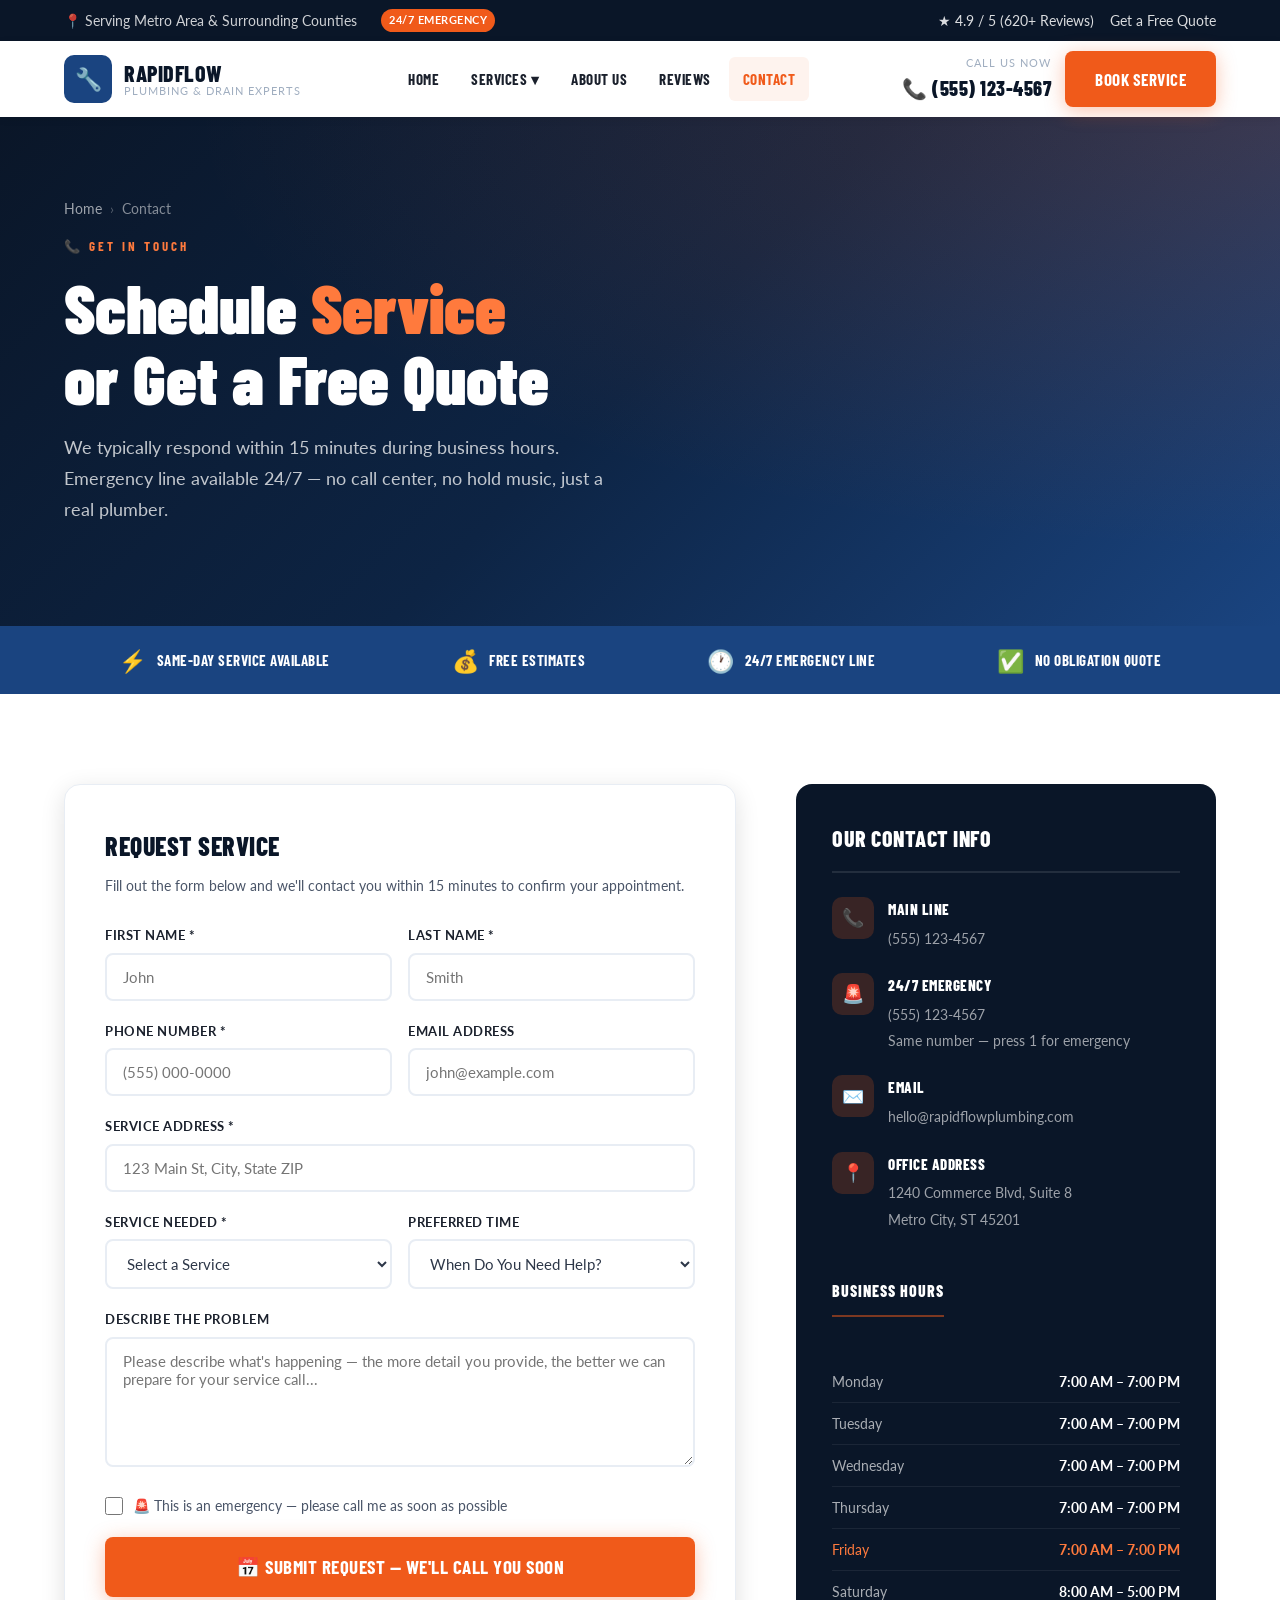
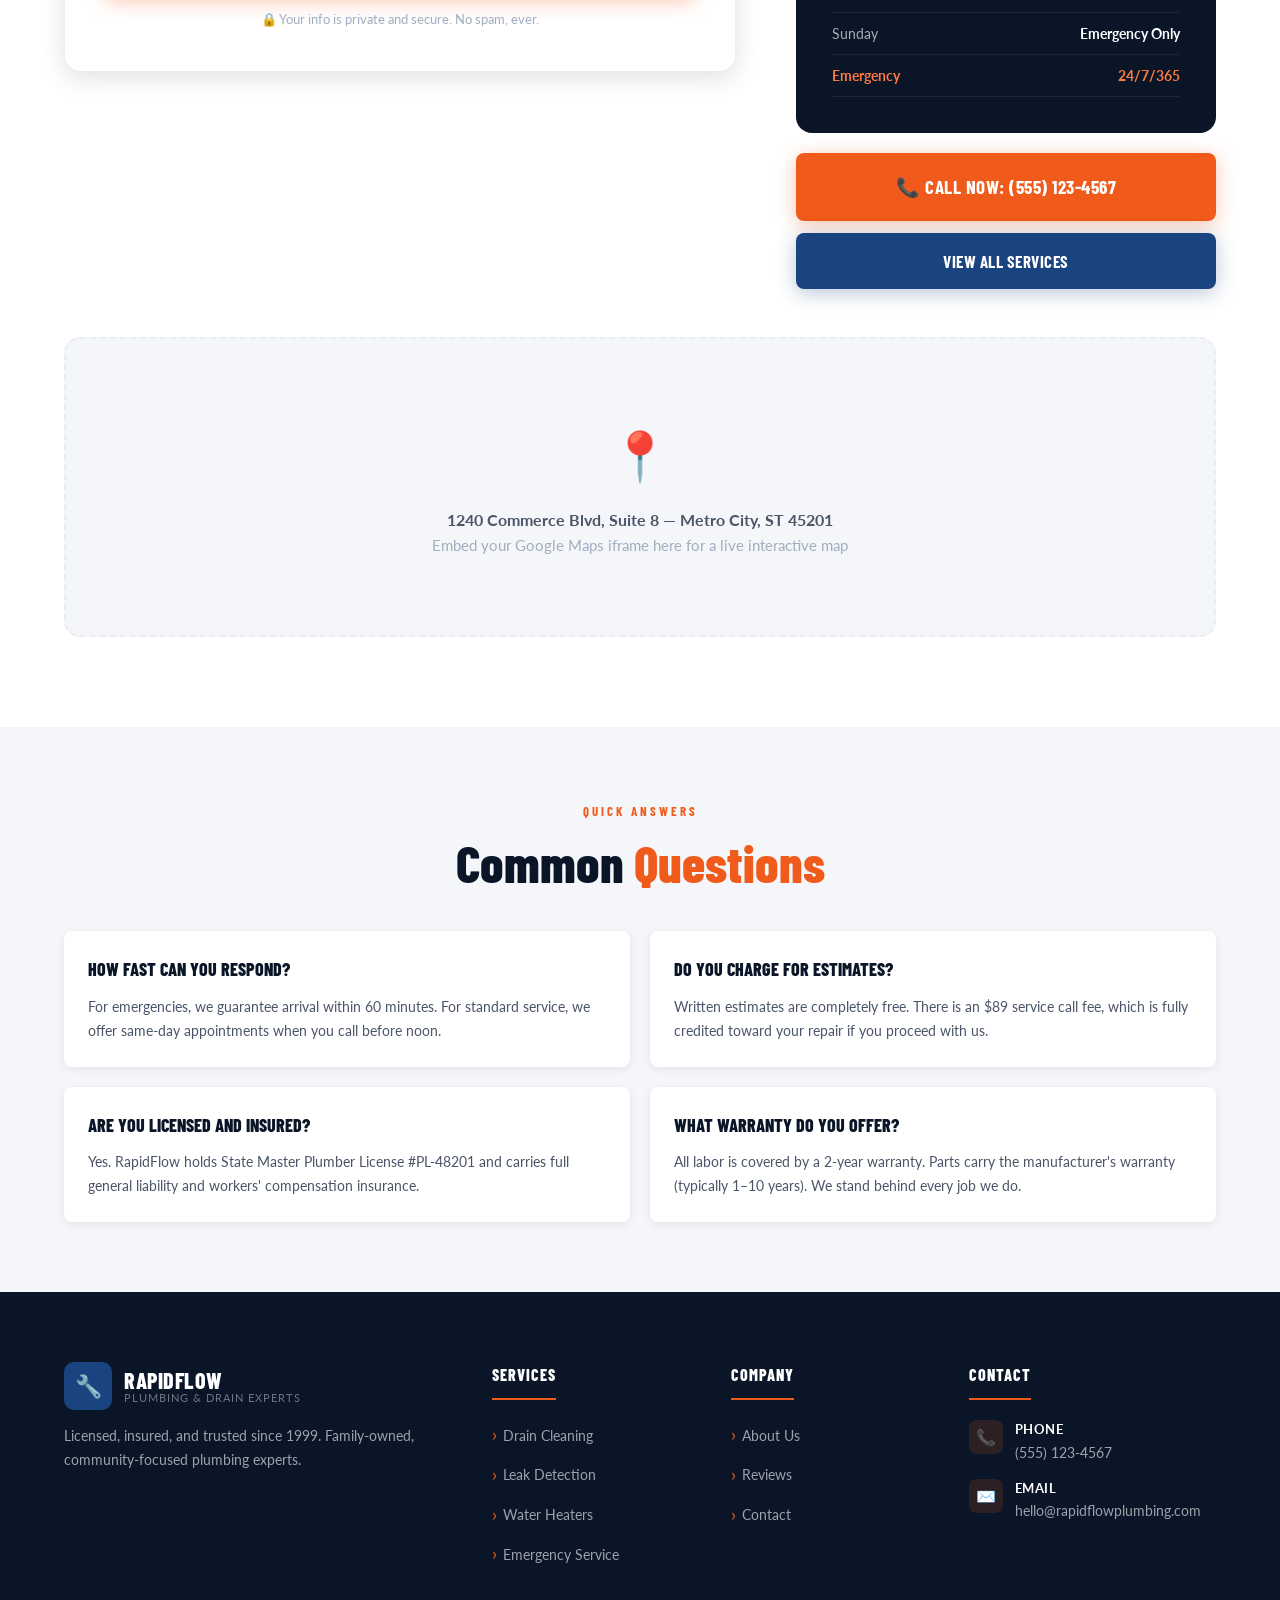
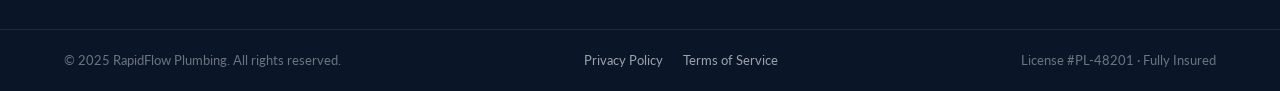
<file: deep agents/workspaces/uploads/contact.html>
<!DOCTYPE html>
<html lang="en">
<head>
  <meta charset="UTF-8" />
  <meta name="viewport" content="width=device-width, initial-scale=1.0" />
  <title>Contact Us – RapidFlow Plumbing | Book Service Online</title>
  <meta name="description" content="Contact RapidFlow Plumbing to schedule service, request a free estimate, or reach our 24/7 emergency line. We're always here when you need us." />
  <link rel="preconnect" href="https://fonts.googleapis.com" />
  <link rel="preconnect" href="https://fonts.gstatic.com" crossorigin />
  <link rel="stylesheet" href="css/common.css" />
  <link rel="stylesheet" href="css/pages.css" />
</head>
<body data-page="contact">

  <!-- TOP BAR -->
  <div class="top-bar">
    <div class="container">
      <div class="top-bar-left">
        <span>📍 Serving Metro Area &amp; Surrounding Counties</span>
        <span class="badge">24/7 Emergency</span>
      </div>
      <div class="top-bar-right">
        <a href="reviews.html">★ 4.9 / 5 (620+ Reviews)</a>
        <a href="contact.html">Get a Free Quote</a>
      </div>
    </div>
  </div>

  <!-- HEADER -->
  <header class="header">
    <div class="header-inner">
      <a href="index.html" class="logo">
        <div class="logo-icon">🔧</div>
        <div class="logo-text">
          <div class="logo-name">RapidFlow</div>
          <div class="logo-tagline">Plumbing &amp; Drain Experts</div>
        </div>
      </a>
      <nav class="nav">
        <div class="nav-item"><a href="index.html" class="nav-link">Home</a></div>
        <div class="nav-item">
          <a href="services.html" class="nav-link">Services ▾</a>
          <div class="dropdown">
            <a href="services.html#plumbing">General Plumbing</a>
            <a href="services.html#drain">Drain &amp; Sewer</a>
            <a href="services.html#water-heater">Water Heaters</a>
            <a href="services.html#leak">Leak Detection</a>
            <a href="services.html#emergency">Emergency Service</a>
          </div>
        </div>
        <div class="nav-item"><a href="about.html" class="nav-link">About Us</a></div>
        <div class="nav-item"><a href="reviews.html" class="nav-link">Reviews</a></div>
        <div class="nav-item"><a href="contact.html" class="nav-link active">Contact</a></div>
      </nav>
      <div class="header-cta">
        <div class="header-phone">
          <span class="header-phone-label">Call Us Now</span>
          <a href="tel:5551234567" class="header-phone-num">📞 (555) 123-4567</a>
        </div>
        <a href="#form" class="btn btn-primary">Book Service</a>
      </div>
      <button class="menu-toggle" aria-label="Open menu"><span></span><span></span><span></span></button>
    </div>
  </header>

  <div class="mobile-nav">
    <button class="mobile-nav-close">✕</button>
    <div class="mobile-nav-links">
      <a href="index.html">Home</a>
      <a href="services.html">Services</a>
      <a href="about.html">About Us</a>
      <a href="reviews.html">Reviews</a>
      <a href="contact.html">Contact</a>
    </div>
    <div class="mobile-nav-phone"><a href="tel:5551234567">(555) 123-4567</a></div>
  </div>

  <!-- PAGE HERO -->
  <section class="page-hero">
    <div class="container page-hero-content">
      <div class="breadcrumb">
        <a href="index.html">Home</a>
        <span class="breadcrumb-sep">›</span>
        <span>Contact</span>
      </div>
      <div style="margin-top:16px;">
        <p class="page-hero-label">📞 Get in Touch</p>
        <h1 class="page-hero-title">Schedule <span>Service</span><br>or Get a Free Quote</h1>
        <p class="page-hero-desc">We typically respond within 15 minutes during business hours. Emergency line available 24/7 — no call center, no hold music, just a real plumber.</p>
      </div>
    </div>
  </section>

  <!-- TRUST BAR -->
  <div class="trust-bar">
    <div class="container">
      <div class="trust-item"><span class="trust-icon">⚡</span> Same-Day Service Available</div>
      <div class="trust-item"><span class="trust-icon">💰</span> Free Estimates</div>
      <div class="trust-item"><span class="trust-icon">🕐</span> 24/7 Emergency Line</div>
      <div class="trust-item"><span class="trust-icon">✅</span> No Obligation Quote</div>
    </div>
  </div>

  <!-- CONTACT FORM + INFO -->
  <section id="form" class="section-pad contact-section">
    <div class="container">
      <div class="contact-grid">

        <!-- FORM -->
        <div class="contact-form-card reveal">
          <h2 class="contact-form-title">Request Service</h2>
          <p class="contact-form-sub">Fill out the form below and we'll contact you within 15 minutes to confirm your appointment.</p>
          <form id="contactForm">
            <div class="form-row">
              <div class="form-group">
                <label class="form-label">First Name *</label>
                <input type="text" class="form-control" placeholder="John" required />
              </div>
              <div class="form-group">
                <label class="form-label">Last Name *</label>
                <input type="text" class="form-control" placeholder="Smith" required />
              </div>
            </div>
            <div class="form-row">
              <div class="form-group">
                <label class="form-label">Phone Number *</label>
                <input type="tel" class="form-control phone-input" placeholder="(555) 000-0000" required />
              </div>
              <div class="form-group">
                <label class="form-label">Email Address</label>
                <input type="email" class="form-control" placeholder="john@example.com" />
              </div>
            </div>
            <div class="form-group">
              <label class="form-label">Service Address *</label>
              <input type="text" class="form-control" placeholder="123 Main St, City, State ZIP" required />
            </div>
            <div class="form-row">
              <div class="form-group">
                <label class="form-label">Service Needed *</label>
                <select class="form-control" required>
                  <option value="">Select a Service</option>
                  <option>Drain Cleaning</option>
                  <option>Leak Detection</option>
                  <option>Water Heater Repair / Replacement</option>
                  <option>Tankless Water Heater Install</option>
                  <option>Emergency Plumbing</option>
                  <option>Pipe Repair / Repiping</option>
                  <option>Sewer Line Inspection</option>
                  <option>Faucet / Toilet Repair</option>
                  <option>Other</option>
                </select>
              </div>
              <div class="form-group">
                <label class="form-label">Preferred Time</label>
                <select class="form-control">
                  <option value="">When Do You Need Help?</option>
                  <option>ASAP – Emergency</option>
                  <option>Today</option>
                  <option>Tomorrow Morning</option>
                  <option>Tomorrow Afternoon</option>
                  <option>This Week</option>
                  <option>Just Getting a Quote</option>
                </select>
              </div>
            </div>
            <div class="form-group">
              <label class="form-label">Describe the Problem</label>
              <textarea class="form-control" placeholder="Please describe what's happening — the more detail you provide, the better we can prepare for your service call..."></textarea>
            </div>
            <div style="display:flex;align-items:center;gap:10px;margin-bottom:20px;">
              <input type="checkbox" id="emergency" style="width:18px;height:18px;accent-color:var(--orange);" />
              <label for="emergency" style="font-size:14px;color:var(--gray-600);cursor:pointer;">🚨 This is an emergency — please call me as soon as possible</label>
            </div>
            <button type="submit" class="btn btn-primary btn-lg" style="width:100%;justify-content:center;">
              📅 Submit Request — We'll Call You Soon
            </button>
            <p style="text-align:center;font-size:13px;color:var(--gray-400);margin-top:12px;">🔒 Your info is private and secure. No spam, ever.</p>
          </form>
        </div>

        <!-- INFO -->
        <div class="reveal reveal-delay-2">
          <div class="contact-info-card">
            <div class="contact-info-title">Our Contact Info</div>

            <div class="info-item">
              <div class="info-icon">📞</div>
              <div class="info-content">
                <strong>Main Line</strong>
                <span><a href="tel:5551234567" style="color:rgba(255,255,255,0.6)">(555) 123-4567</a></span>
              </div>
            </div>

            <div class="info-item">
              <div class="info-icon">🚨</div>
              <div class="info-content">
                <strong>24/7 Emergency</strong>
                <span><a href="tel:5551234567" style="color:rgba(255,255,255,0.6)">(555) 123-4567</a><br>Same number — press 1 for emergency</span>
              </div>
            </div>

            <div class="info-item">
              <div class="info-icon">✉️</div>
              <div class="info-content">
                <strong>Email</strong>
                <span><a href="mailto:hello@rapidflowplumbing.com" style="color:rgba(255,255,255,0.6)">hello@rapidflowplumbing.com</a></span>
              </div>
            </div>

            <div class="info-item">
              <div class="info-icon">📍</div>
              <div class="info-content">
                <strong>Office Address</strong>
                <span>1240 Commerce Blvd, Suite 8<br>Metro City, ST 45201</span>
              </div>
            </div>

            <div class="footer-col-title" style="margin-top:24px;color:white;border-bottom-color:rgba(240,90,26,0.5);">Business Hours</div>
            <table class="hours-table">
              <tr><td>Monday</td><td>7:00 AM – 7:00 PM</td></tr>
              <tr><td>Tuesday</td><td>7:00 AM – 7:00 PM</td></tr>
              <tr><td>Wednesday</td><td>7:00 AM – 7:00 PM</td></tr>
              <tr><td>Thursday</td><td>7:00 AM – 7:00 PM</td></tr>
              <tr><td>Friday</td><td>7:00 AM – 7:00 PM</td></tr>
              <tr><td>Saturday</td><td>8:00 AM – 5:00 PM</td></tr>
              <tr><td>Sunday</td><td>Emergency Only</td></tr>
              <tr style="border-top:1px solid rgba(255,255,255,0.1);">
                <td style="color:var(--orange-light);font-weight:700;">Emergency</td>
                <td style="color:var(--orange-light);font-weight:700;">24/7/365</td>
              </tr>
            </table>
          </div>

          <!-- Quick links -->
          <div style="margin-top:20px;display:flex;flex-direction:column;gap:12px;">
            <a href="tel:5551234567" class="btn btn-primary btn-lg" style="justify-content:center;">📞 Call Now: (555) 123-4567</a>
            <a href="services.html" class="btn btn-blue" style="justify-content:center;">View All Services</a>
          </div>
        </div>
      </div>

      <!-- MAP PLACEHOLDER -->
      <div class="contact-map-placeholder reveal">
        <div class="contact-map-icon">📍</div>
        <div style="text-align:center;">
          <strong style="color:var(--gray-600);font-size:16px;">1240 Commerce Blvd, Suite 8 — Metro City, ST 45201</strong><br>
          <span>Embed your Google Maps iframe here for a live interactive map</span>
        </div>
      </div>
    </div>
  </section>

  <!-- FAQ MINI -->
  <section style="background:var(--gray-100);padding:70px 0;">
    <div class="container">
      <div class="text-center reveal">
        <span class="section-label">Quick Answers</span>
        <h2 class="section-title">Common <span>Questions</span></h2>
      </div>
      <div style="display:grid;grid-template-columns:1fr 1fr;gap:20px;margin-top:40px;" class="faq-grid">
        <div style="background:white;border-radius:var(--radius);padding:24px;box-shadow:var(--shadow-sm);" class="reveal">
          <h3 style="font-family:'Barlow Condensed',sans-serif;font-size:18px;font-weight:800;color:var(--blue-dark);margin-bottom:10px;text-transform:uppercase;">How fast can you respond?</h3>
          <p style="font-size:14px;color:var(--gray-600);line-height:1.7;">For emergencies, we guarantee arrival within 60 minutes. For standard service, we offer same-day appointments when you call before noon.</p>
        </div>
        <div style="background:white;border-radius:var(--radius);padding:24px;box-shadow:var(--shadow-sm);" class="reveal reveal-delay-1">
          <h3 style="font-family:'Barlow Condensed',sans-serif;font-size:18px;font-weight:800;color:var(--blue-dark);margin-bottom:10px;text-transform:uppercase;">Do you charge for estimates?</h3>
          <p style="font-size:14px;color:var(--gray-600);line-height:1.7;">Written estimates are completely free. There is an $89 service call fee, which is fully credited toward your repair if you proceed with us.</p>
        </div>
        <div style="background:white;border-radius:var(--radius);padding:24px;box-shadow:var(--shadow-sm);" class="reveal reveal-delay-2">
          <h3 style="font-family:'Barlow Condensed',sans-serif;font-size:18px;font-weight:800;color:var(--blue-dark);margin-bottom:10px;text-transform:uppercase;">Are you licensed and insured?</h3>
          <p style="font-size:14px;color:var(--gray-600);line-height:1.7;">Yes. RapidFlow holds State Master Plumber License #PL-48201 and carries full general liability and workers' compensation insurance.</p>
        </div>
        <div style="background:white;border-radius:var(--radius);padding:24px;box-shadow:var(--shadow-sm);" class="reveal reveal-delay-3">
          <h3 style="font-family:'Barlow Condensed',sans-serif;font-size:18px;font-weight:800;color:var(--blue-dark);margin-bottom:10px;text-transform:uppercase;">What warranty do you offer?</h3>
          <p style="font-size:14px;color:var(--gray-600);line-height:1.7;">All labor is covered by a 2-year warranty. Parts carry the manufacturer's warranty (typically 1–10 years). We stand behind every job we do.</p>
        </div>
      </div>
    </div>
  </section>

  <!-- FOOTER -->
  <footer class="footer">
    <div class="footer-top">
      <div class="container">
        <div class="footer-grid">
          <div>
            <a href="index.html" class="logo footer-logo-area">
              <div class="logo-icon">🔧</div>
              <div class="logo-text">
                <div class="logo-name">RapidFlow</div>
                <div class="logo-tagline" style="color:rgba(255,255,255,0.4)">Plumbing &amp; Drain Experts</div>
              </div>
            </a>
            <p class="footer-desc">Licensed, insured, and trusted since 1999. Family-owned, community-focused plumbing experts.</p>
          </div>
          <div>
            <div class="footer-col-title">Services</div>
            <ul class="footer-links">
              <li><a href="services.html#drain">Drain Cleaning</a></li>
              <li><a href="services.html#leak">Leak Detection</a></li>
              <li><a href="services.html#water-heater">Water Heaters</a></li>
              <li><a href="services.html#emergency">Emergency Service</a></li>
            </ul>
          </div>
          <div>
            <div class="footer-col-title">Company</div>
            <ul class="footer-links">
              <li><a href="about.html">About Us</a></li>
              <li><a href="reviews.html">Reviews</a></li>
              <li><a href="contact.html">Contact</a></li>
            </ul>
          </div>
          <div>
            <div class="footer-col-title">Contact</div>
            <div class="footer-contact-item">
              <div class="footer-contact-icon">📞</div>
              <div class="footer-contact-text">
                <strong>Phone</strong>
                <a href="tel:5551234567" style="color:rgba(255,255,255,0.6)">(555) 123-4567</a>
              </div>
            </div>
            <div class="footer-contact-item">
              <div class="footer-contact-icon">✉️</div>
              <div class="footer-contact-text">
                <strong>Email</strong>
                <a href="mailto:hello@rapidflowplumbing.com" style="color:rgba(255,255,255,0.6)">hello@rapidflowplumbing.com</a>
              </div>
            </div>
          </div>
        </div>
      </div>
    </div>
    <div class="footer-bottom">
      <div class="container">
        <span>© 2025 RapidFlow Plumbing. All rights reserved.</span>
        <div style="display:flex;gap:20px;flex-wrap:wrap;">
          <a href="#">Privacy Policy</a>
          <a href="#">Terms of Service</a>
        </div>
        <span>License #PL-48201 · Fully Insured</span>
      </div>
    </div>
  </footer>

  <script src="js/common.js"></script>
  <script src="js/pages.js"></script>
</body>
</html>
</file>
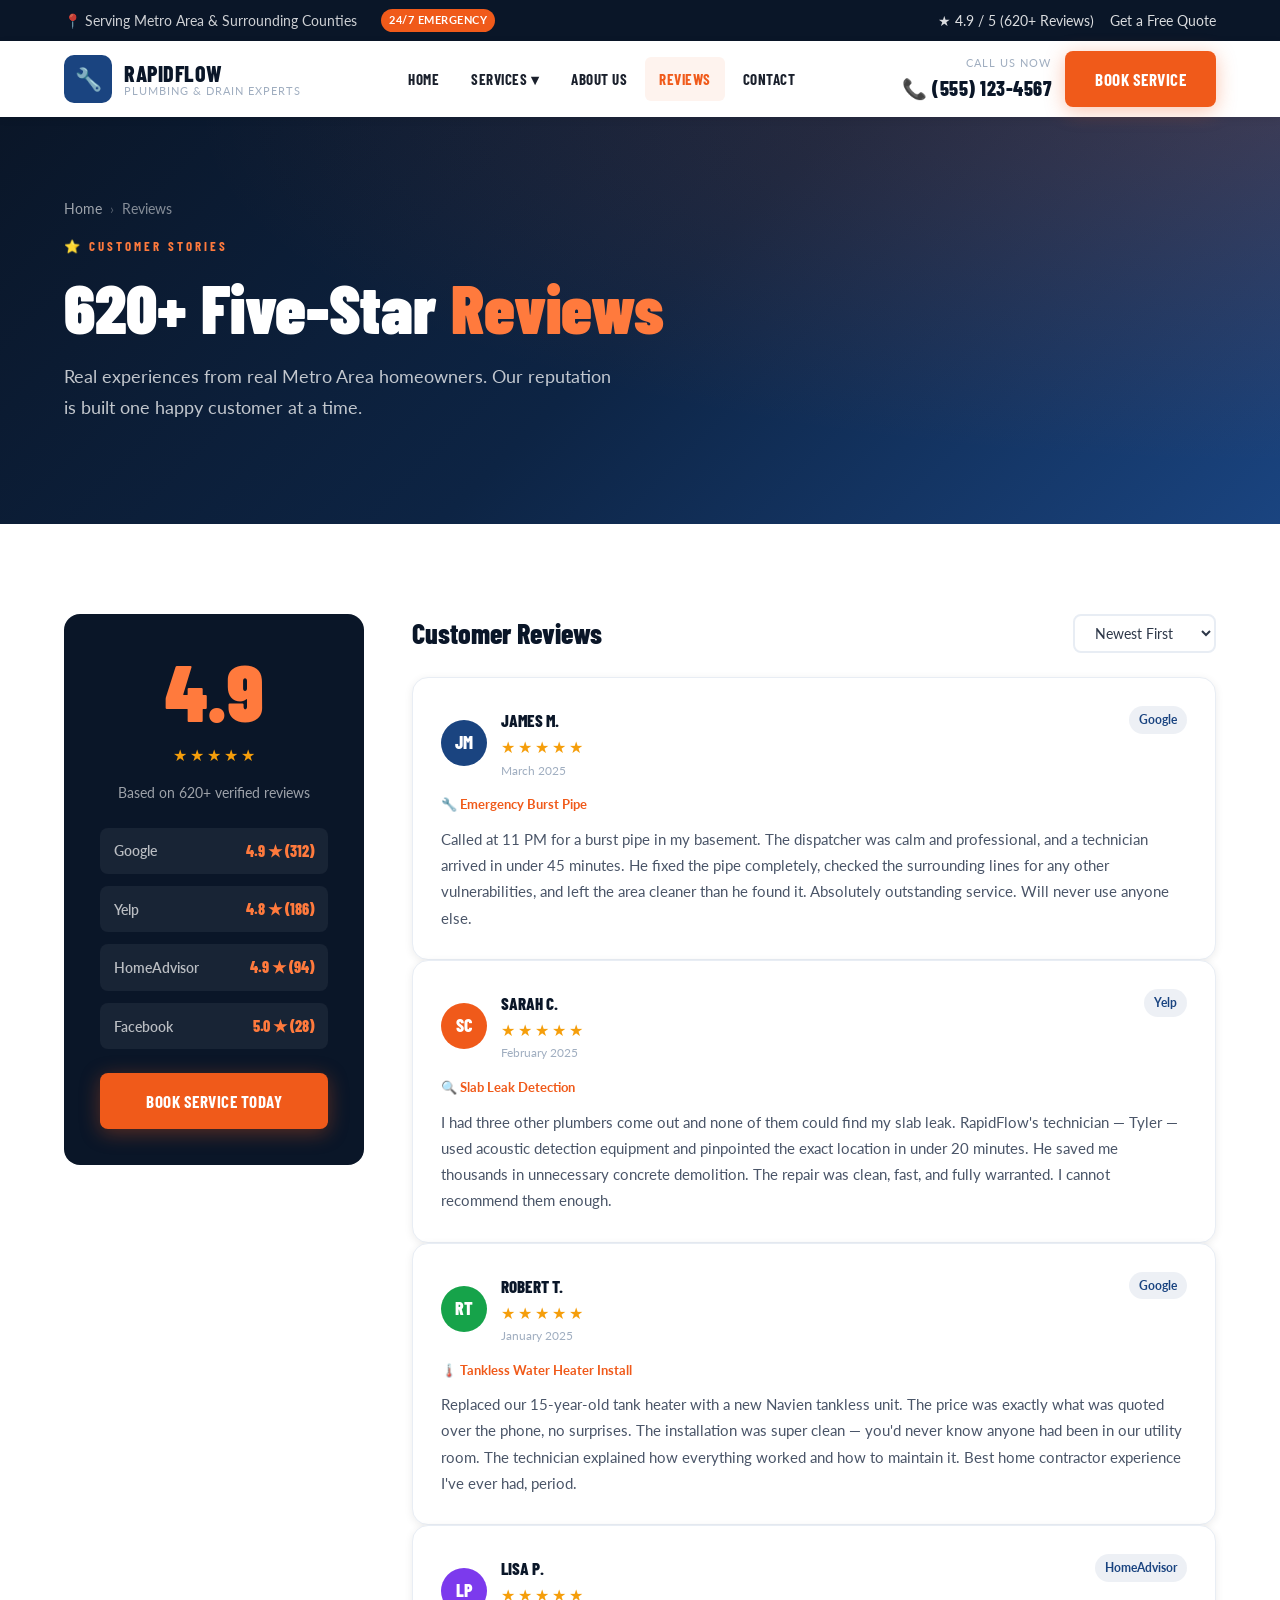
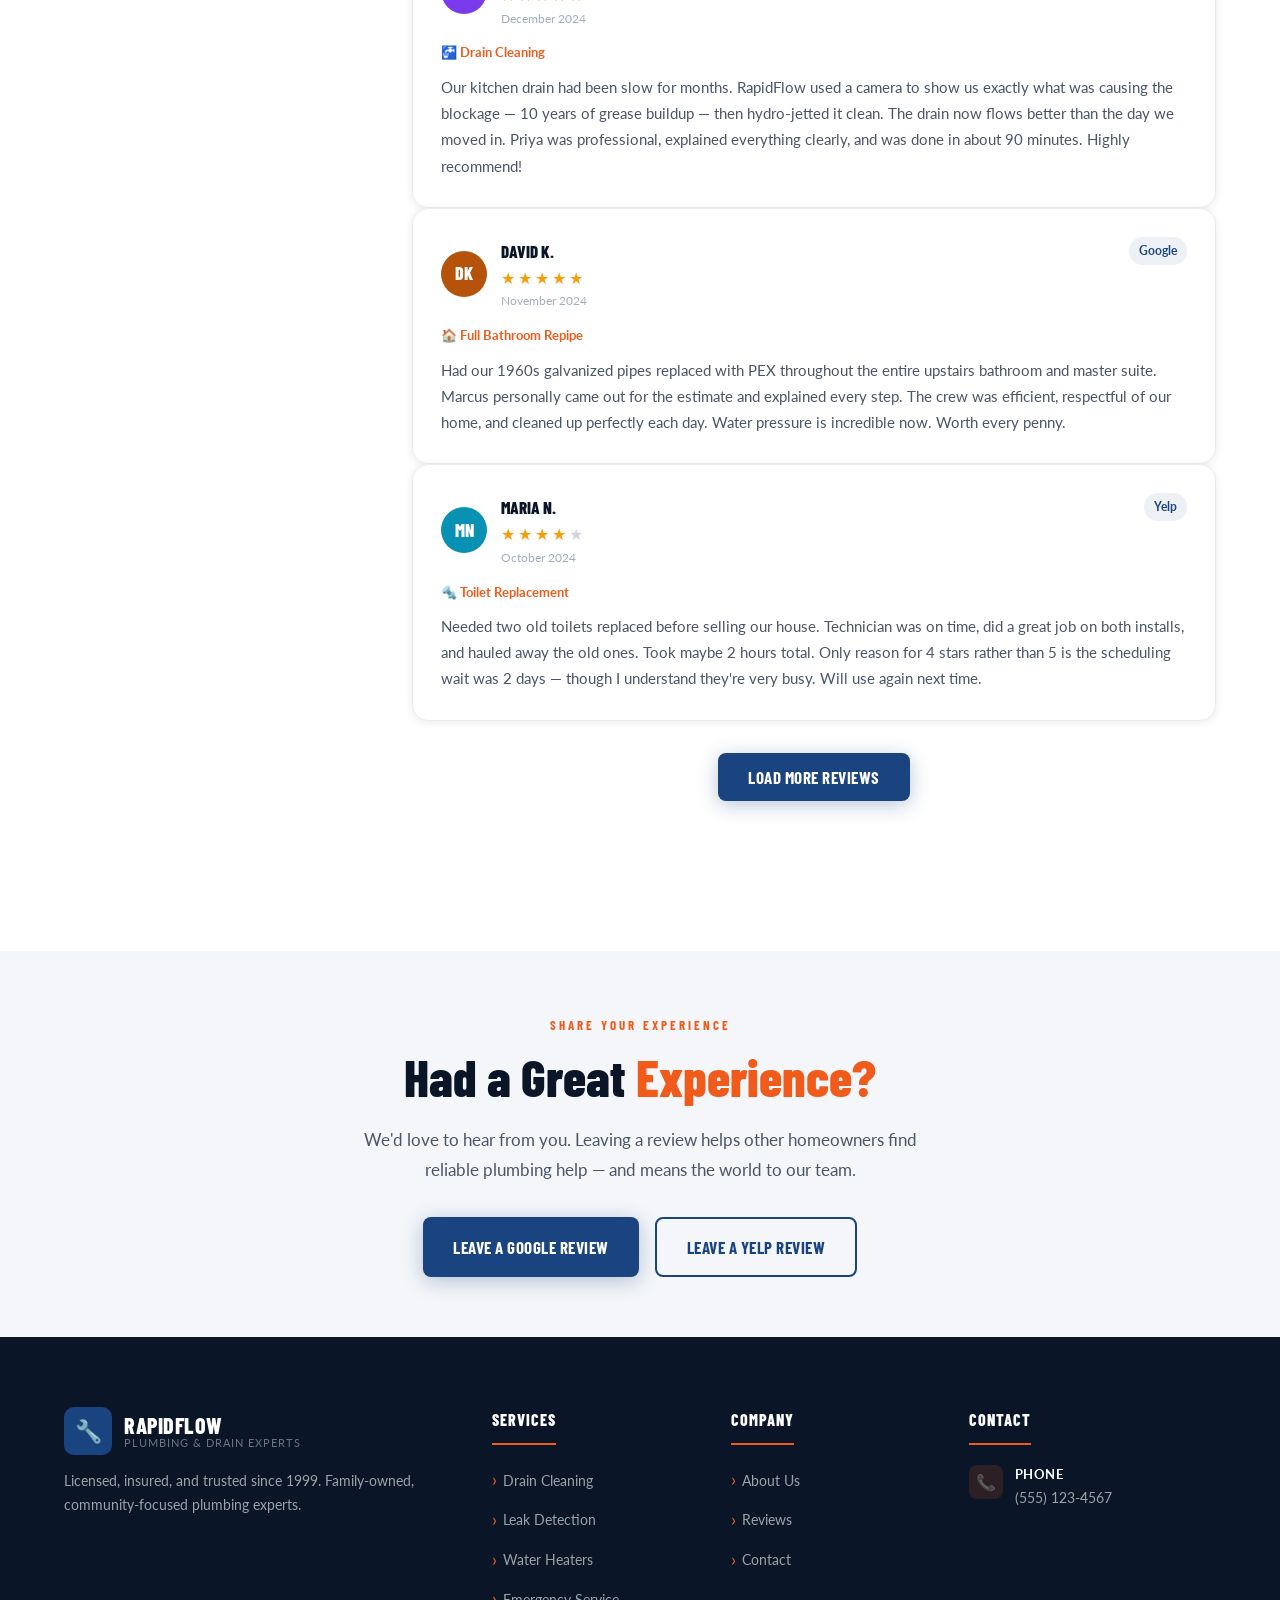
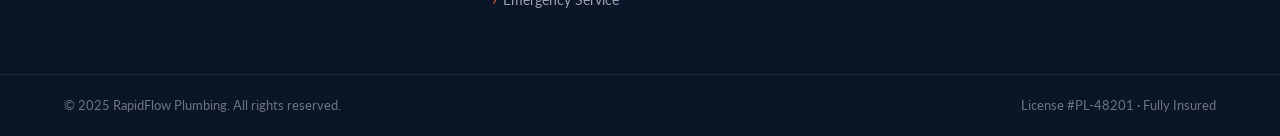
<file: deep agents/workspaces/uploads/reviews.html>
<!DOCTYPE html>
<html lang="en">
<head>
  <meta charset="UTF-8" />
  <meta name="viewport" content="width=device-width, initial-scale=1.0" />
  <title>Customer Reviews – RapidFlow Plumbing | 4.9 Stars</title>
  <meta name="description" content="Read what Metro Area homeowners say about RapidFlow Plumbing. 620+ verified 5-star reviews on Google, Yelp, and HomeAdvisor." />
  <link rel="preconnect" href="https://fonts.googleapis.com" />
  <link rel="preconnect" href="https://fonts.gstatic.com" crossorigin />
  <link rel="stylesheet" href="css/common.css" />
  <link rel="stylesheet" href="css/pages.css" />
</head>
<body data-page="reviews">

  <!-- TOP BAR -->
  <div class="top-bar">
    <div class="container">
      <div class="top-bar-left">
        <span>📍 Serving Metro Area &amp; Surrounding Counties</span>
        <span class="badge">24/7 Emergency</span>
      </div>
      <div class="top-bar-right">
        <a href="reviews.html">★ 4.9 / 5 (620+ Reviews)</a>
        <a href="contact.html">Get a Free Quote</a>
      </div>
    </div>
  </div>

  <!-- HEADER -->
  <header class="header">
    <div class="header-inner">
      <a href="index.html" class="logo">
        <div class="logo-icon">🔧</div>
        <div class="logo-text">
          <div class="logo-name">RapidFlow</div>
          <div class="logo-tagline">Plumbing &amp; Drain Experts</div>
        </div>
      </a>
      <nav class="nav">
        <div class="nav-item"><a href="index.html" class="nav-link">Home</a></div>
        <div class="nav-item">
          <a href="services.html" class="nav-link">Services ▾</a>
          <div class="dropdown">
            <a href="services.html#plumbing">General Plumbing</a>
            <a href="services.html#drain">Drain &amp; Sewer</a>
            <a href="services.html#water-heater">Water Heaters</a>
            <a href="services.html#leak">Leak Detection</a>
            <a href="services.html#emergency">Emergency Service</a>
          </div>
        </div>
        <div class="nav-item"><a href="about.html" class="nav-link">About Us</a></div>
        <div class="nav-item"><a href="reviews.html" class="nav-link active">Reviews</a></div>
        <div class="nav-item"><a href="contact.html" class="nav-link">Contact</a></div>
      </nav>
      <div class="header-cta">
        <div class="header-phone">
          <span class="header-phone-label">Call Us Now</span>
          <a href="tel:5551234567" class="header-phone-num">📞 (555) 123-4567</a>
        </div>
        <a href="contact.html" class="btn btn-primary">Book Service</a>
      </div>
      <button class="menu-toggle" aria-label="Open menu"><span></span><span></span><span></span></button>
    </div>
  </header>

  <div class="mobile-nav">
    <button class="mobile-nav-close">✕</button>
    <div class="mobile-nav-links">
      <a href="index.html">Home</a>
      <a href="services.html">Services</a>
      <a href="about.html">About Us</a>
      <a href="reviews.html">Reviews</a>
      <a href="contact.html">Contact</a>
    </div>
    <div class="mobile-nav-phone"><a href="tel:5551234567">(555) 123-4567</a></div>
  </div>

  <!-- PAGE HERO -->
  <section class="page-hero">
    <div class="container page-hero-content">
      <div class="breadcrumb">
        <a href="index.html">Home</a>
        <span class="breadcrumb-sep">›</span>
        <span>Reviews</span>
      </div>
      <div style="margin-top:16px;">
        <p class="page-hero-label">⭐ Customer Stories</p>
        <h1 class="page-hero-title">620+ Five-Star <span>Reviews</span></h1>
        <p class="page-hero-desc">Real experiences from real Metro Area homeowners. Our reputation is built one happy customer at a time.</p>
      </div>
    </div>
  </section>

  <!-- REVIEWS SECTION -->
  <section class="section-pad reviews-page-section">
    <div class="container">
      <div class="reviews-summary">

        <!-- Score card -->
        <div class="reviews-score-card reveal">
          <div class="reviews-score-num">4.9</div>
          <div class="stars reviews-score-stars">
            <span class="star">★</span><span class="star">★</span><span class="star">★</span><span class="star">★</span><span class="star">★</span>
          </div>
          <div class="reviews-score-label">Based on 620+ verified reviews</div>

          <div class="reviews-platform-logos">
            <div class="platform-row">
              <span class="p-name">Google</span>
              <span class="p-score">4.9 ★ (312)</span>
            </div>
            <div class="platform-row">
              <span class="p-name">Yelp</span>
              <span class="p-score">4.8 ★ (186)</span>
            </div>
            <div class="platform-row">
              <span class="p-name">HomeAdvisor</span>
              <span class="p-score">4.9 ★ (94)</span>
            </div>
            <div class="platform-row">
              <span class="p-name">Facebook</span>
              <span class="p-score">5.0 ★ (28)</span>
            </div>
          </div>

          <div style="margin-top:24px;">
            <a href="contact.html" class="btn btn-primary" style="width:100%;justify-content:center;">Book Service Today</a>
          </div>
        </div>

        <!-- Reviews list -->
        <div>
          <div style="display:flex;align-items:center;justify-content:space-between;margin-bottom:24px;flex-wrap:wrap;gap:12px;">
            <h2 class="section-title" style="margin-bottom:0;font-size:28px;">Customer Reviews</h2>
            <select id="sortReviews" class="form-control" style="width:auto;padding:8px 16px;font-size:14px;">
              <option value="newest">Newest First</option>
              <option value="highest">Highest Rated</option>
              <option value="lowest">Lowest Rated</option>
            </select>
          </div>

          <div id="reviewsList">

            <div class="review-full-card reveal" data-ts="1740000000" data-rating="5">
              <div class="rfc-header">
                <div class="rfc-author">
                  <div class="rfc-avatar" style="background:#1a4480">JM</div>
                  <div>
                    <div class="rfc-name">James M.</div>
                    <div class="stars"><span class="star">★</span><span class="star">★</span><span class="star">★</span><span class="star">★</span><span class="star">★</span></div>
                    <div class="rfc-date">March 2025</div>
                  </div>
                </div>
                <span class="rfc-platform">Google</span>
              </div>
              <div class="rfc-service">🔧 Emergency Burst Pipe</div>
              <p class="rfc-text">Called at 11 PM for a burst pipe in my basement. The dispatcher was calm and professional, and a technician arrived in under 45 minutes. He fixed the pipe completely, checked the surrounding lines for any other vulnerabilities, and left the area cleaner than he found it. Absolutely outstanding service. Will never use anyone else.</p>
            </div>

            <div class="review-full-card reveal reveal-delay-1" data-ts="1738000000" data-rating="5">
              <div class="rfc-header">
                <div class="rfc-author">
                  <div class="rfc-avatar" style="background:#f05a1a">SC</div>
                  <div>
                    <div class="rfc-name">Sarah C.</div>
                    <div class="stars"><span class="star">★</span><span class="star">★</span><span class="star">★</span><span class="star">★</span><span class="star">★</span></div>
                    <div class="rfc-date">February 2025</div>
                  </div>
                </div>
                <span class="rfc-platform">Yelp</span>
              </div>
              <div class="rfc-service">🔍 Slab Leak Detection</div>
              <p class="rfc-text">I had three other plumbers come out and none of them could find my slab leak. RapidFlow's technician — Tyler — used acoustic detection equipment and pinpointed the exact location in under 20 minutes. He saved me thousands in unnecessary concrete demolition. The repair was clean, fast, and fully warranted. I cannot recommend them enough.</p>
            </div>

            <div class="review-full-card reveal reveal-delay-2" data-ts="1736000000" data-rating="5">
              <div class="rfc-header">
                <div class="rfc-author">
                  <div class="rfc-avatar" style="background:#16a34a">RT</div>
                  <div>
                    <div class="rfc-name">Robert T.</div>
                    <div class="stars"><span class="star">★</span><span class="star">★</span><span class="star">★</span><span class="star">★</span><span class="star">★</span></div>
                    <div class="rfc-date">January 2025</div>
                  </div>
                </div>
                <span class="rfc-platform">Google</span>
              </div>
              <div class="rfc-service">🌡️ Tankless Water Heater Install</div>
              <p class="rfc-text">Replaced our 15-year-old tank heater with a new Navien tankless unit. The price was exactly what was quoted over the phone, no surprises. The installation was super clean — you'd never know anyone had been in our utility room. The technician explained how everything worked and how to maintain it. Best home contractor experience I've ever had, period.</p>
            </div>

            <div class="review-full-card reveal" data-ts="1734000000" data-rating="5">
              <div class="rfc-header">
                <div class="rfc-author">
                  <div class="rfc-avatar" style="background:#7c3aed">LP</div>
                  <div>
                    <div class="rfc-name">Lisa P.</div>
                    <div class="stars"><span class="star">★</span><span class="star">★</span><span class="star">★</span><span class="star">★</span><span class="star">★</span></div>
                    <div class="rfc-date">December 2024</div>
                  </div>
                </div>
                <span class="rfc-platform">HomeAdvisor</span>
              </div>
              <div class="rfc-service">🚰 Drain Cleaning</div>
              <p class="rfc-text">Our kitchen drain had been slow for months. RapidFlow used a camera to show us exactly what was causing the blockage — 10 years of grease buildup — then hydro-jetted it clean. The drain now flows better than the day we moved in. Priya was professional, explained everything clearly, and was done in about 90 minutes. Highly recommend!</p>
            </div>

            <div class="review-full-card reveal reveal-delay-1" data-ts="1732000000" data-rating="5">
              <div class="rfc-header">
                <div class="rfc-author">
                  <div class="rfc-avatar" style="background:#b45309">DK</div>
                  <div>
                    <div class="rfc-name">David K.</div>
                    <div class="stars"><span class="star">★</span><span class="star">★</span><span class="star">★</span><span class="star">★</span><span class="star">★</span></div>
                    <div class="rfc-date">November 2024</div>
                  </div>
                </div>
                <span class="rfc-platform">Google</span>
              </div>
              <div class="rfc-service">🏠 Full Bathroom Repipe</div>
              <p class="rfc-text">Had our 1960s galvanized pipes replaced with PEX throughout the entire upstairs bathroom and master suite. Marcus personally came out for the estimate and explained every step. The crew was efficient, respectful of our home, and cleaned up perfectly each day. Water pressure is incredible now. Worth every penny.</p>
            </div>

            <div class="review-full-card reveal reveal-delay-2" data-ts="1730000000" data-rating="4">
              <div class="rfc-header">
                <div class="rfc-author">
                  <div class="rfc-avatar" style="background:#0891b2">MN</div>
                  <div>
                    <div class="rfc-name">Maria N.</div>
                    <div class="stars"><span class="star">★</span><span class="star">★</span><span class="star">★</span><span class="star">★</span><span class="star" style="color:#d1d5db">★</span></div>
                    <div class="rfc-date">October 2024</div>
                  </div>
                </div>
                <span class="rfc-platform">Yelp</span>
              </div>
              <div class="rfc-service">🔩 Toilet Replacement</div>
              <p class="rfc-text">Needed two old toilets replaced before selling our house. Technician was on time, did a great job on both installs, and hauled away the old ones. Took maybe 2 hours total. Only reason for 4 stars rather than 5 is the scheduling wait was 2 days — though I understand they're very busy. Will use again next time.</p>
            </div>

          </div>

          <div style="text-align:center;margin-top:32px;">
            <button id="loadMoreReviews" class="btn btn-blue">Load More Reviews</button>
          </div>
        </div>
      </div>
    </div>
  </section>

  <!-- LEAVE A REVIEW CTA -->
  <section style="background:var(--gray-100);padding:60px 0;">
    <div class="container text-center reveal">
      <span class="section-label">Share Your Experience</span>
      <h2 class="section-title">Had a Great <span>Experience?</span></h2>
      <p class="section-desc" style="margin:0 auto 32px;">We'd love to hear from you. Leaving a review helps other homeowners find reliable plumbing help — and means the world to our team.</p>
      <div style="display:flex;gap:16px;justify-content:center;flex-wrap:wrap;">
        <a href="#" class="btn btn-blue">Leave a Google Review</a>
        <a href="#" class="btn btn-outline" style="color:var(--blue);border-color:var(--blue);">Leave a Yelp Review</a>
      </div>
    </div>
  </section>

  <!-- FOOTER -->
  <footer class="footer">
    <div class="footer-top">
      <div class="container">
        <div class="footer-grid">
          <div>
            <a href="index.html" class="logo footer-logo-area">
              <div class="logo-icon">🔧</div>
              <div class="logo-text">
                <div class="logo-name">RapidFlow</div>
                <div class="logo-tagline" style="color:rgba(255,255,255,0.4)">Plumbing &amp; Drain Experts</div>
              </div>
            </a>
            <p class="footer-desc">Licensed, insured, and trusted since 1999. Family-owned, community-focused plumbing experts.</p>
          </div>
          <div>
            <div class="footer-col-title">Services</div>
            <ul class="footer-links">
              <li><a href="services.html#drain">Drain Cleaning</a></li>
              <li><a href="services.html#leak">Leak Detection</a></li>
              <li><a href="services.html#water-heater">Water Heaters</a></li>
              <li><a href="services.html#emergency">Emergency Service</a></li>
            </ul>
          </div>
          <div>
            <div class="footer-col-title">Company</div>
            <ul class="footer-links">
              <li><a href="about.html">About Us</a></li>
              <li><a href="reviews.html">Reviews</a></li>
              <li><a href="contact.html">Contact</a></li>
            </ul>
          </div>
          <div>
            <div class="footer-col-title">Contact</div>
            <div class="footer-contact-item">
              <div class="footer-contact-icon">📞</div>
              <div class="footer-contact-text"><strong>Phone</strong><a href="tel:5551234567" style="color:rgba(255,255,255,0.6)">(555) 123-4567</a></div>
            </div>
          </div>
        </div>
      </div>
    </div>
    <div class="footer-bottom">
      <div class="container">
        <span>© 2025 RapidFlow Plumbing. All rights reserved.</span>
        <span>License #PL-48201 · Fully Insured</span>
      </div>
    </div>
  </footer>

  <script src="js/common.js"></script>
  <script src="js/pages.js"></script>
</body>
</html>
</file>
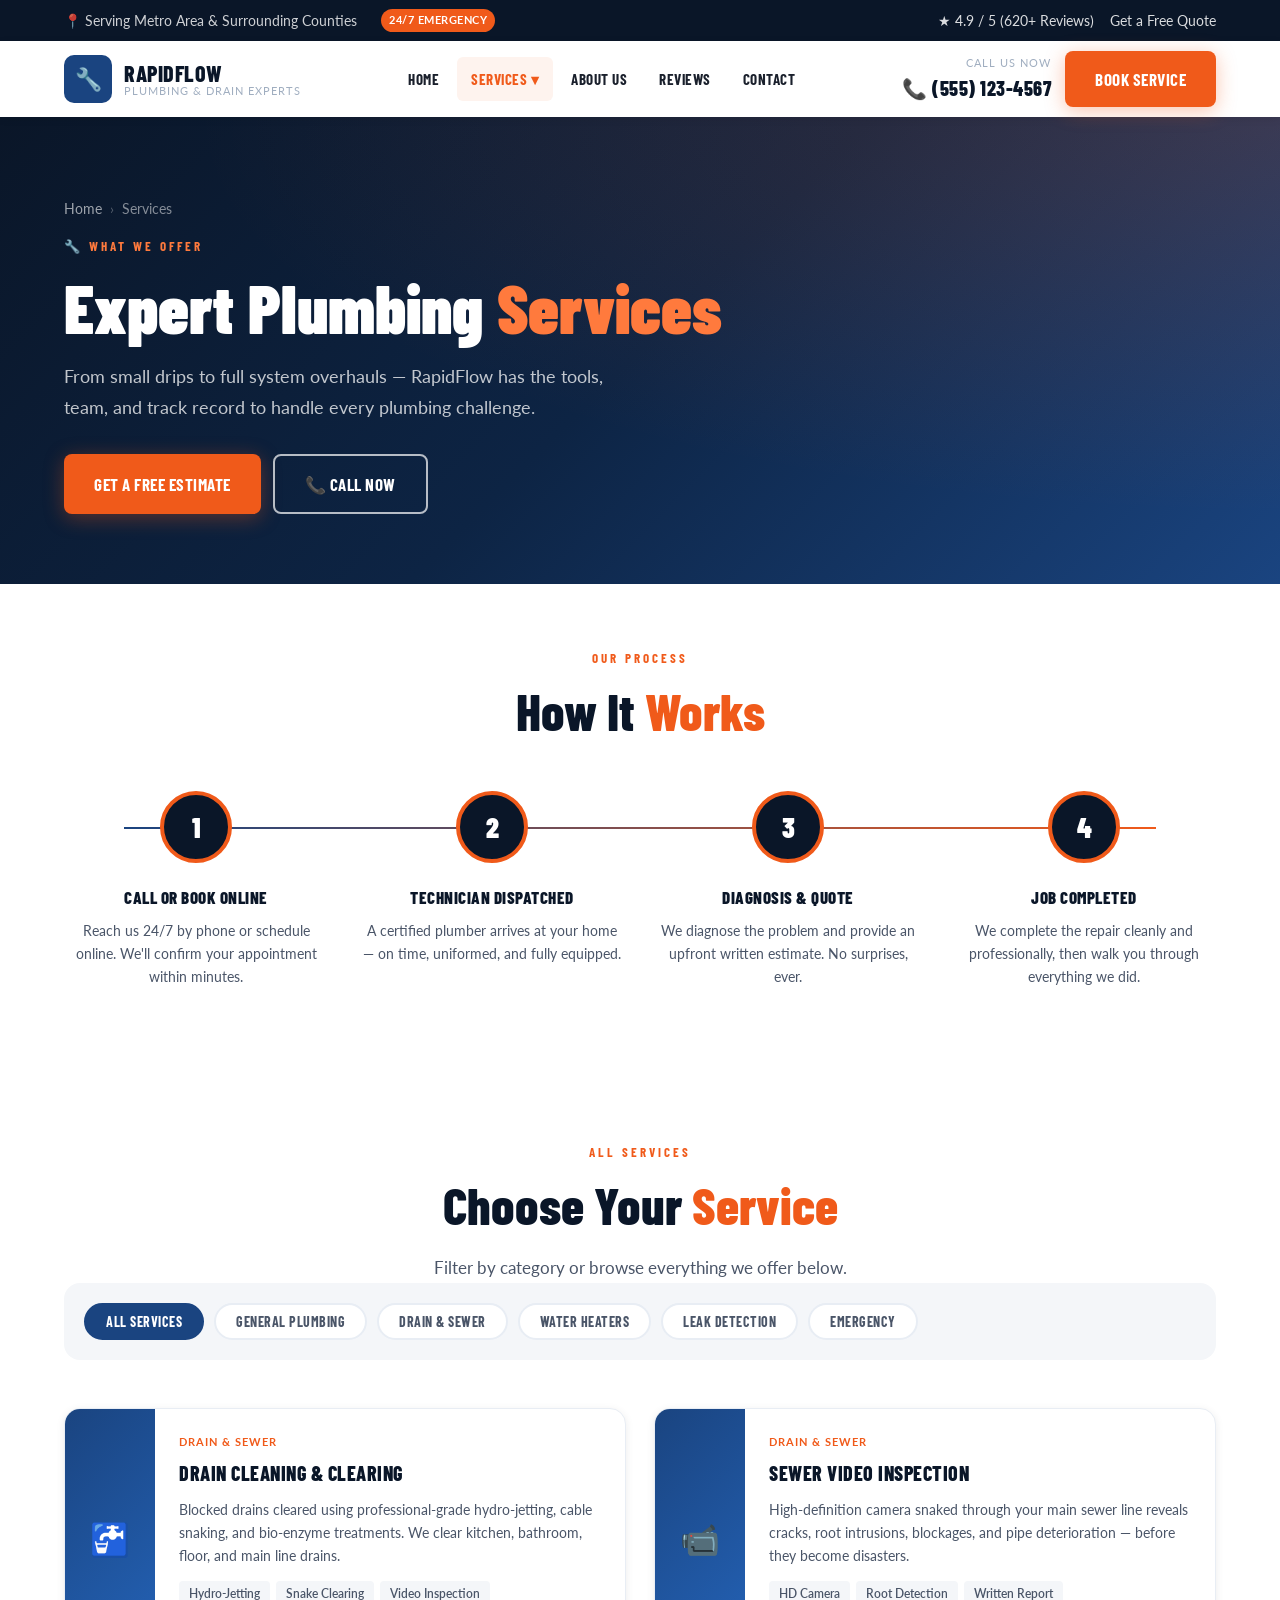
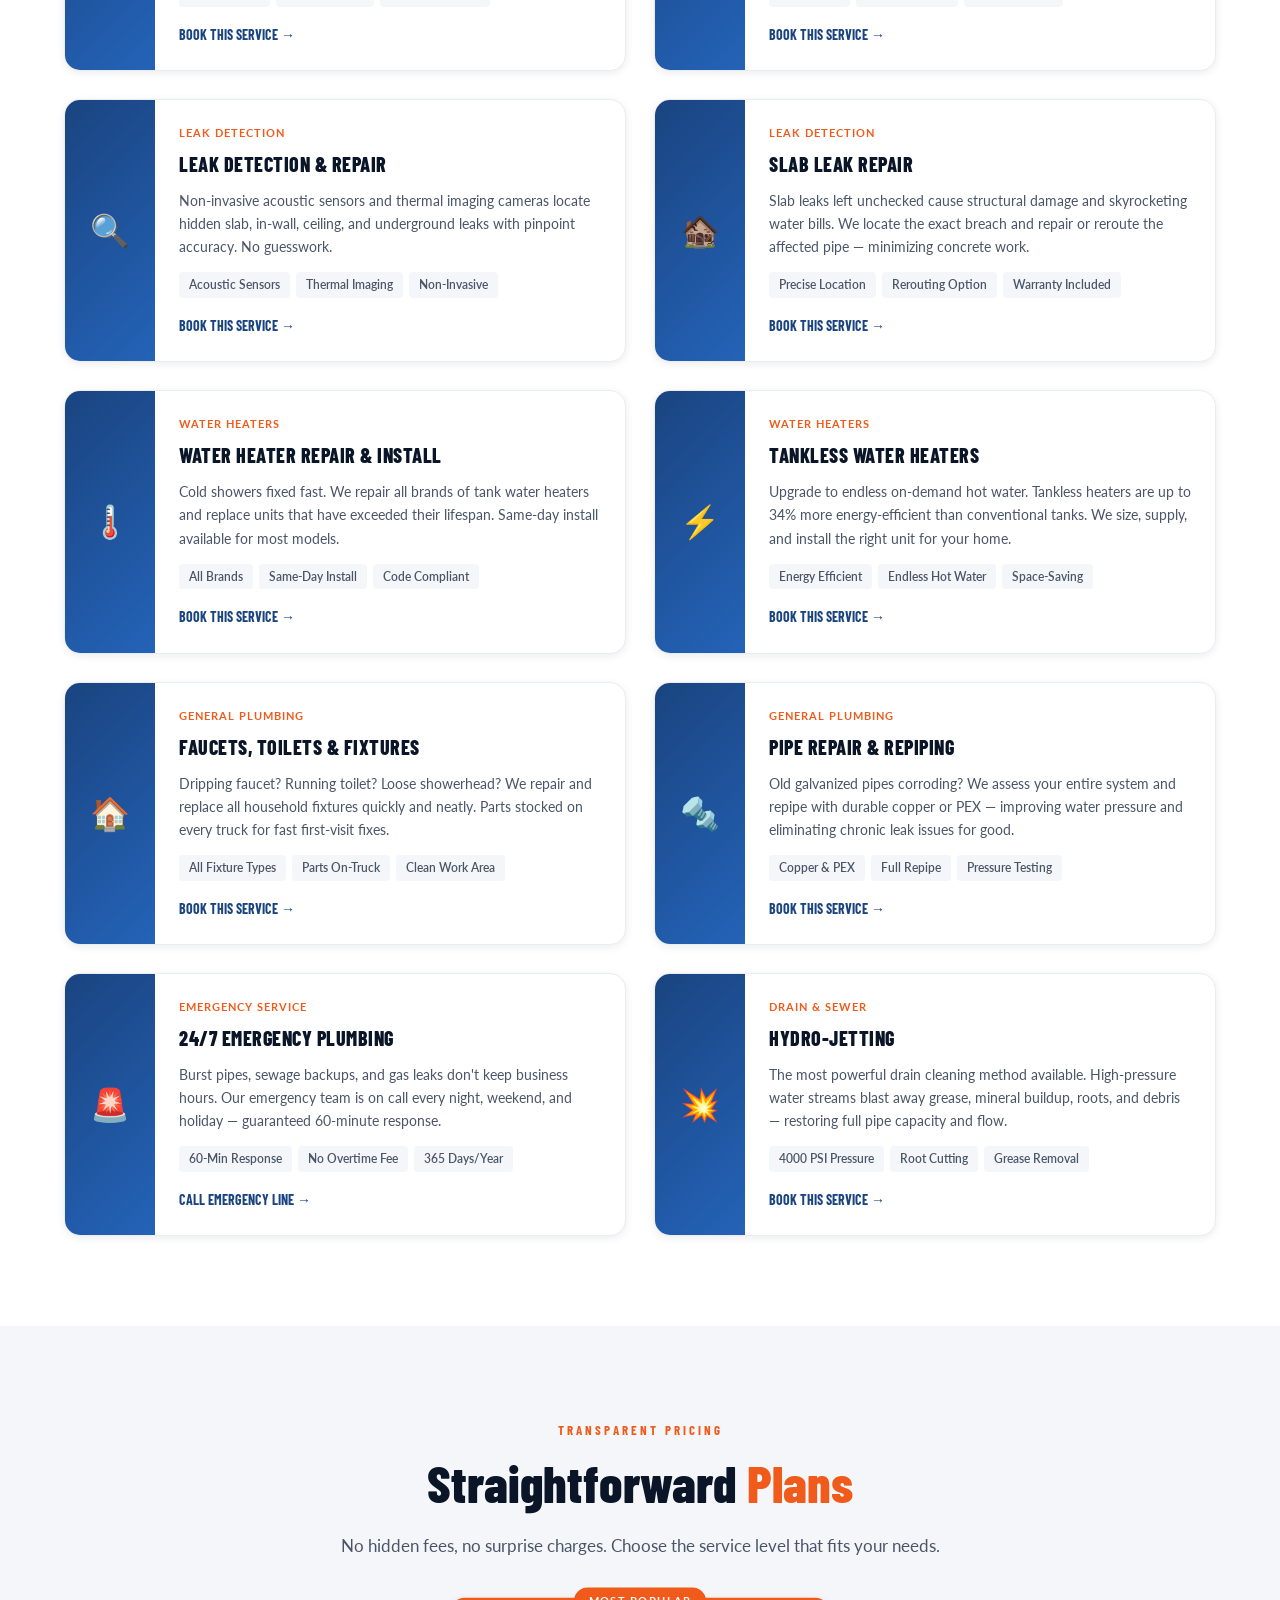
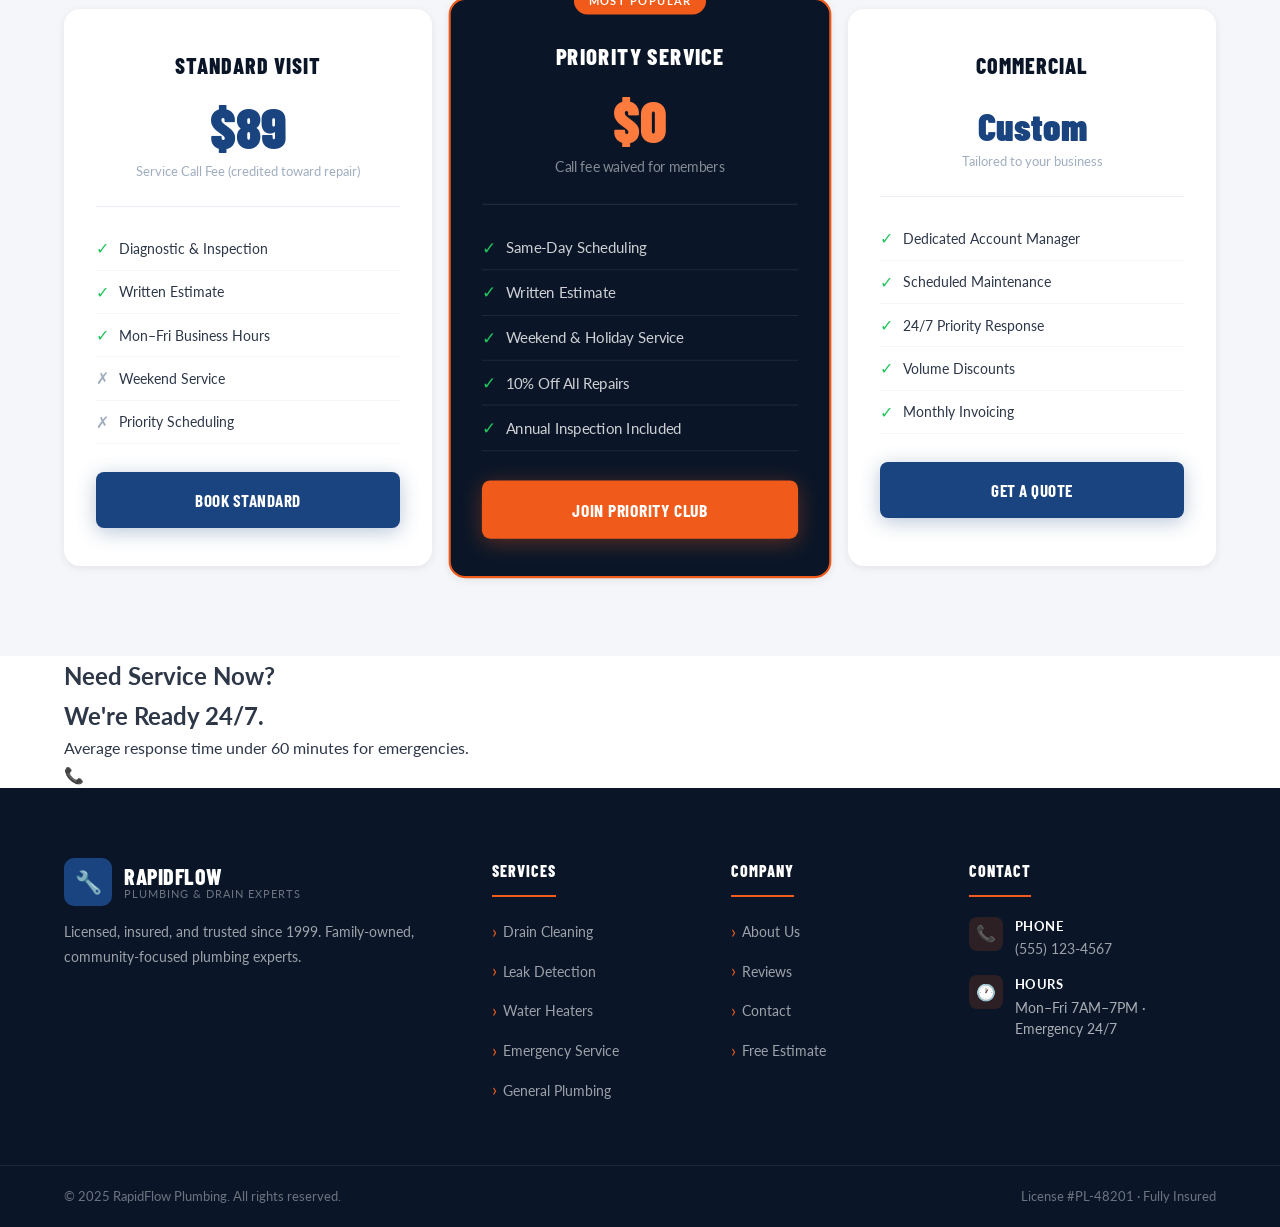
<file: deep agents/workspaces/uploads/services.html>
<!DOCTYPE html>
<html lang="en">
<head>
  <meta charset="UTF-8" />
  <meta name="viewport" content="width=device-width, initial-scale=1.0" />
  <title>Plumbing Services – RapidFlow Plumbing</title>
  <meta name="description" content="Explore RapidFlow's full range of plumbing services including drain cleaning, leak detection, water heaters, sewer repair, and 24/7 emergency plumbing." />
  <link rel="preconnect" href="https://fonts.googleapis.com" />
  <link rel="preconnect" href="https://fonts.gstatic.com" crossorigin />
  <link rel="stylesheet" href="css/common.css" />
  <link rel="stylesheet" href="css/services.css" />
</head>
<body data-page="services">

  <!-- TOP BAR -->
  <div class="top-bar">
    <div class="container">
      <div class="top-bar-left">
        <span>📍 Serving Metro Area &amp; Surrounding Counties</span>
        <span class="badge">24/7 Emergency</span>
      </div>
      <div class="top-bar-right">
        <a href="reviews.html">★ 4.9 / 5 (620+ Reviews)</a>
        <a href="contact.html">Get a Free Quote</a>
      </div>
    </div>
  </div>

  <!-- HEADER -->
  <header class="header">
    <div class="header-inner">
      <a href="index.html" class="logo">
        <div class="logo-icon">🔧</div>
        <div class="logo-text">
          <div class="logo-name">RapidFlow</div>
          <div class="logo-tagline">Plumbing &amp; Drain Experts</div>
        </div>
      </a>
      <nav class="nav">
        <div class="nav-item"><a href="index.html" class="nav-link">Home</a></div>
        <div class="nav-item">
          <a href="services.html" class="nav-link active">Services ▾</a>
          <div class="dropdown">
            <a href="#plumbing">General Plumbing</a>
            <a href="#drain">Drain &amp; Sewer</a>
            <a href="#water-heater">Water Heaters</a>
            <a href="#leak">Leak Detection</a>
            <a href="#emergency">Emergency Service</a>
          </div>
        </div>
        <div class="nav-item"><a href="about.html" class="nav-link">About Us</a></div>
        <div class="nav-item"><a href="reviews.html" class="nav-link">Reviews</a></div>
        <div class="nav-item"><a href="contact.html" class="nav-link">Contact</a></div>
      </nav>
      <div class="header-cta">
        <div class="header-phone">
          <span class="header-phone-label">Call Us Now</span>
          <a href="tel:5551234567" class="header-phone-num">📞 (555) 123-4567</a>
        </div>
        <a href="contact.html" class="btn btn-primary">Book Service</a>
      </div>
      <button class="menu-toggle" aria-label="Open menu"><span></span><span></span><span></span></button>
    </div>
  </header>

  <div class="mobile-nav">
    <button class="mobile-nav-close">✕</button>
    <div class="mobile-nav-links">
      <a href="index.html">Home</a>
      <a href="services.html">Services</a>
      <a href="about.html">About Us</a>
      <a href="reviews.html">Reviews</a>
      <a href="contact.html">Contact</a>
    </div>
    <div class="mobile-nav-phone"><a href="tel:5551234567">(555) 123-4567</a></div>
  </div>

  <!-- PAGE HERO -->
  <section class="page-hero">
    <div class="container page-hero-content">
      <div class="breadcrumb">
        <a href="index.html">Home</a>
        <span class="breadcrumb-sep">›</span>
        <span>Services</span>
      </div>
      <div style="margin-top:16px;">
        <p class="page-hero-label">🔧 What We Offer</p>
        <h1 class="page-hero-title">Expert Plumbing <span>Services</span></h1>
        <p class="page-hero-desc">From small drips to full system overhauls — RapidFlow has the tools, team, and track record to handle every plumbing challenge.</p>
        <div style="display:flex;gap:12px;flex-wrap:wrap;">
          <a href="contact.html" class="btn btn-primary">Get a Free Estimate</a>
          <a href="tel:5551234567" class="btn btn-outline">📞 Call Now</a>
        </div>
      </div>
    </div>
  </section>

  <!-- HOW IT WORKS -->
  <section class="section-pad-sm how-section">
    <div class="container">
      <div class="text-center reveal">
        <span class="section-label">Our Process</span>
        <h2 class="section-title">How It <span>Works</span></h2>
      </div>
      <div class="how-steps">
        <div class="how-step reveal reveal-delay-1">
          <div class="how-step-num">1</div>
          <h3 class="how-step-title">Call or Book Online</h3>
          <p class="how-step-desc">Reach us 24/7 by phone or schedule online. We'll confirm your appointment within minutes.</p>
        </div>
        <div class="how-step reveal reveal-delay-2">
          <div class="how-step-num">2</div>
          <h3 class="how-step-title">Technician Dispatched</h3>
          <p class="how-step-desc">A certified plumber arrives at your home — on time, uniformed, and fully equipped.</p>
        </div>
        <div class="how-step reveal reveal-delay-3">
          <div class="how-step-num">3</div>
          <h3 class="how-step-title">Diagnosis &amp; Quote</h3>
          <p class="how-step-desc">We diagnose the problem and provide an upfront written estimate. No surprises, ever.</p>
        </div>
        <div class="how-step reveal reveal-delay-4">
          <div class="how-step-num">4</div>
          <h3 class="how-step-title">Job Completed</h3>
          <p class="how-step-desc">We complete the repair cleanly and professionally, then walk you through everything we did.</p>
        </div>
      </div>
    </div>
  </section>

  <!-- SERVICES DETAIL -->
  <section id="plumbing" class="section-pad services-detail-section">
    <div class="container">
      <div class="text-center reveal">
        <span class="section-label">All Services</span>
        <h2 class="section-title">Choose Your <span>Service</span></h2>
        <p class="section-desc">Filter by category or browse everything we offer below.</p>
      </div>

      <div class="services-filter reveal">
        <button class="filter-btn active" data-cat="all">All Services</button>
        <button class="filter-btn" data-cat="plumbing">General Plumbing</button>
        <button class="filter-btn" data-cat="drain">Drain &amp; Sewer</button>
        <button class="filter-btn" data-cat="water-heater">Water Heaters</button>
        <button class="filter-btn" data-cat="leak">Leak Detection</button>
        <button class="filter-btn" data-cat="emergency">Emergency</button>
      </div>

      <div class="service-detail-grid">

        <div class="service-detail-card reveal" data-category="drain" id="drain">
          <div class="sdc-icon-wrap">🚰</div>
          <div class="sdc-body">
            <div class="sdc-category">Drain &amp; Sewer</div>
            <h3 class="sdc-title">Drain Cleaning &amp; Clearing</h3>
            <p class="sdc-desc">Blocked drains cleared using professional-grade hydro-jetting, cable snaking, and bio-enzyme treatments. We clear kitchen, bathroom, floor, and main line drains.</p>
            <div class="sdc-features">
              <span class="sdc-feature">Hydro-Jetting</span>
              <span class="sdc-feature">Snake Clearing</span>
              <span class="sdc-feature">Video Inspection</span>
            </div>
            <a href="contact.html" class="sdc-link">Book This Service →</a>
          </div>
        </div>

        <div class="service-detail-card reveal reveal-delay-1" data-category="drain">
          <div class="sdc-icon-wrap">📹</div>
          <div class="sdc-body">
            <div class="sdc-category">Drain &amp; Sewer</div>
            <h3 class="sdc-title">Sewer Video Inspection</h3>
            <p class="sdc-desc">High-definition camera snaked through your main sewer line reveals cracks, root intrusions, blockages, and pipe deterioration — before they become disasters.</p>
            <div class="sdc-features">
              <span class="sdc-feature">HD Camera</span>
              <span class="sdc-feature">Root Detection</span>
              <span class="sdc-feature">Written Report</span>
            </div>
            <a href="contact.html" class="sdc-link">Book This Service →</a>
          </div>
        </div>

        <div class="service-detail-card reveal reveal-delay-2" data-category="leak" id="leak">
          <div class="sdc-icon-wrap">🔍</div>
          <div class="sdc-body">
            <div class="sdc-category">Leak Detection</div>
            <h3 class="sdc-title">Leak Detection &amp; Repair</h3>
            <p class="sdc-desc">Non-invasive acoustic sensors and thermal imaging cameras locate hidden slab, in-wall, ceiling, and underground leaks with pinpoint accuracy. No guesswork.</p>
            <div class="sdc-features">
              <span class="sdc-feature">Acoustic Sensors</span>
              <span class="sdc-feature">Thermal Imaging</span>
              <span class="sdc-feature">Non-Invasive</span>
            </div>
            <a href="contact.html" class="sdc-link">Book This Service →</a>
          </div>
        </div>

        <div class="service-detail-card reveal reveal-delay-3" data-category="leak">
          <div class="sdc-icon-wrap">🏚️</div>
          <div class="sdc-body">
            <div class="sdc-category">Leak Detection</div>
            <h3 class="sdc-title">Slab Leak Repair</h3>
            <p class="sdc-desc">Slab leaks left unchecked cause structural damage and skyrocketing water bills. We locate the exact breach and repair or reroute the affected pipe — minimizing concrete work.</p>
            <div class="sdc-features">
              <span class="sdc-feature">Precise Location</span>
              <span class="sdc-feature">Rerouting Option</span>
              <span class="sdc-feature">Warranty Included</span>
            </div>
            <a href="contact.html" class="sdc-link">Book This Service →</a>
          </div>
        </div>

        <div class="service-detail-card reveal" data-category="water-heater" id="water-heater">
          <div class="sdc-icon-wrap">🌡️</div>
          <div class="sdc-body">
            <div class="sdc-category">Water Heaters</div>
            <h3 class="sdc-title">Water Heater Repair &amp; Install</h3>
            <p class="sdc-desc">Cold showers fixed fast. We repair all brands of tank water heaters and replace units that have exceeded their lifespan. Same-day install available for most models.</p>
            <div class="sdc-features">
              <span class="sdc-feature">All Brands</span>
              <span class="sdc-feature">Same-Day Install</span>
              <span class="sdc-feature">Code Compliant</span>
            </div>
            <a href="contact.html" class="sdc-link">Book This Service →</a>
          </div>
        </div>

        <div class="service-detail-card reveal reveal-delay-1" data-category="water-heater">
          <div class="sdc-icon-wrap">⚡</div>
          <div class="sdc-body">
            <div class="sdc-category">Water Heaters</div>
            <h3 class="sdc-title">Tankless Water Heaters</h3>
            <p class="sdc-desc">Upgrade to endless on-demand hot water. Tankless heaters are up to 34% more energy-efficient than conventional tanks. We size, supply, and install the right unit for your home.</p>
            <div class="sdc-features">
              <span class="sdc-feature">Energy Efficient</span>
              <span class="sdc-feature">Endless Hot Water</span>
              <span class="sdc-feature">Space-Saving</span>
            </div>
            <a href="contact.html" class="sdc-link">Book This Service →</a>
          </div>
        </div>

        <div class="service-detail-card reveal reveal-delay-2" data-category="plumbing">
          <div class="sdc-icon-wrap">🏠</div>
          <div class="sdc-body">
            <div class="sdc-category">General Plumbing</div>
            <h3 class="sdc-title">Faucets, Toilets &amp; Fixtures</h3>
            <p class="sdc-desc">Dripping faucet? Running toilet? Loose showerhead? We repair and replace all household fixtures quickly and neatly. Parts stocked on every truck for fast first-visit fixes.</p>
            <div class="sdc-features">
              <span class="sdc-feature">All Fixture Types</span>
              <span class="sdc-feature">Parts On-Truck</span>
              <span class="sdc-feature">Clean Work Area</span>
            </div>
            <a href="contact.html" class="sdc-link">Book This Service →</a>
          </div>
        </div>

        <div class="service-detail-card reveal reveal-delay-3" data-category="plumbing">
          <div class="sdc-icon-wrap">🔩</div>
          <div class="sdc-body">
            <div class="sdc-category">General Plumbing</div>
            <h3 class="sdc-title">Pipe Repair &amp; Repiping</h3>
            <p class="sdc-desc">Old galvanized pipes corroding? We assess your entire system and repipe with durable copper or PEX — improving water pressure and eliminating chronic leak issues for good.</p>
            <div class="sdc-features">
              <span class="sdc-feature">Copper &amp; PEX</span>
              <span class="sdc-feature">Full Repipe</span>
              <span class="sdc-feature">Pressure Testing</span>
            </div>
            <a href="contact.html" class="sdc-link">Book This Service →</a>
          </div>
        </div>

        <div class="service-detail-card reveal" data-category="emergency" id="emergency">
          <div class="sdc-icon-wrap">🚨</div>
          <div class="sdc-body">
            <div class="sdc-category">Emergency Service</div>
            <h3 class="sdc-title">24/7 Emergency Plumbing</h3>
            <p class="sdc-desc">Burst pipes, sewage backups, and gas leaks don't keep business hours. Our emergency team is on call every night, weekend, and holiday — guaranteed 60-minute response.</p>
            <div class="sdc-features">
              <span class="sdc-feature">60-Min Response</span>
              <span class="sdc-feature">No Overtime Fee</span>
              <span class="sdc-feature">365 Days/Year</span>
            </div>
            <a href="tel:5551234567" class="sdc-link">Call Emergency Line →</a>
          </div>
        </div>

        <div class="service-detail-card reveal reveal-delay-1" data-category="drain">
          <div class="sdc-icon-wrap">💥</div>
          <div class="sdc-body">
            <div class="sdc-category">Drain &amp; Sewer</div>
            <h3 class="sdc-title">Hydro-Jetting</h3>
            <p class="sdc-desc">The most powerful drain cleaning method available. High-pressure water streams blast away grease, mineral buildup, roots, and debris — restoring full pipe capacity and flow.</p>
            <div class="sdc-features">
              <span class="sdc-feature">4000 PSI Pressure</span>
              <span class="sdc-feature">Root Cutting</span>
              <span class="sdc-feature">Grease Removal</span>
            </div>
            <a href="contact.html" class="sdc-link">Book This Service →</a>
          </div>
        </div>

      </div>
    </div>
  </section>

  <!-- PRICING -->
  <section class="section-pad pricing-section">
    <div class="container">
      <div class="text-center reveal">
        <span class="section-label">Transparent Pricing</span>
        <h2 class="section-title">Straightforward <span>Plans</span></h2>
        <p class="section-desc">No hidden fees, no surprise charges. Choose the service level that fits your needs.</p>
      </div>
      <div class="pricing-grid">
        <div class="pricing-card reveal">
          <div class="pricing-name">Standard Visit</div>
          <div class="pricing-price">$89</div>
          <div class="pricing-price-label">Service Call Fee (credited toward repair)</div>
          <div class="pricing-divider"></div>
          <div class="pricing-features">
            <div class="pricing-feature"><span class="pricing-feature-check">✓</span> Diagnostic &amp; Inspection</div>
            <div class="pricing-feature"><span class="pricing-feature-check">✓</span> Written Estimate</div>
            <div class="pricing-feature"><span class="pricing-feature-check">✓</span> Mon–Fri Business Hours</div>
            <div class="pricing-feature"><span class="pricing-feature-x">✗</span> Weekend Service</div>
            <div class="pricing-feature"><span class="pricing-feature-x">✗</span> Priority Scheduling</div>
          </div>
          <a href="contact.html" class="btn btn-blue" style="width:100%;justify-content:center;">Book Standard</a>
        </div>

        <div class="pricing-card featured reveal reveal-delay-2">
          <div class="pricing-badge">Most Popular</div>
          <div class="pricing-name">Priority Service</div>
          <div class="pricing-price">$0</div>
          <div class="pricing-price-label" style="color:rgba(255,255,255,0.5)">Call fee waived for members</div>
          <div class="pricing-divider"></div>
          <div class="pricing-features">
            <div class="pricing-feature"><span class="pricing-feature-check">✓</span> Same-Day Scheduling</div>
            <div class="pricing-feature"><span class="pricing-feature-check">✓</span> Written Estimate</div>
            <div class="pricing-feature"><span class="pricing-feature-check">✓</span> Weekend &amp; Holiday Service</div>
            <div class="pricing-feature"><span class="pricing-feature-check">✓</span> 10% Off All Repairs</div>
            <div class="pricing-feature"><span class="pricing-feature-check">✓</span> Annual Inspection Included</div>
          </div>
          <a href="contact.html" class="btn btn-primary" style="width:100%;justify-content:center;">Join Priority Club</a>
        </div>

        <div class="pricing-card reveal reveal-delay-4">
          <div class="pricing-name">Commercial</div>
          <div class="pricing-price" style="font-size:38px;padding-top:8px;">Custom</div>
          <div class="pricing-price-label">Tailored to your business</div>
          <div class="pricing-divider"></div>
          <div class="pricing-features">
            <div class="pricing-feature"><span class="pricing-feature-check">✓</span> Dedicated Account Manager</div>
            <div class="pricing-feature"><span class="pricing-feature-check">✓</span> Scheduled Maintenance</div>
            <div class="pricing-feature"><span class="pricing-feature-check">✓</span> 24/7 Priority Response</div>
            <div class="pricing-feature"><span class="pricing-feature-check">✓</span> Volume Discounts</div>
            <div class="pricing-feature"><span class="pricing-feature-check">✓</span> Monthly Invoicing</div>
          </div>
          <a href="contact.html" class="btn btn-blue" style="width:100%;justify-content:center;">Get a Quote</a>
        </div>
      </div>
    </div>
  </section>

  <!-- EMERGENCY CTA -->
  <section class="emergency-cta">
    <div class="container">
      <div class="reveal">
        <h2 class="emergency-title">Need Service Now?<br>We're Ready 24/7.</h2>
        <p class="emergency-sub">Average response time under 60 minutes for emergencies.</p>
      </div>
      <div class="reveal reveal-delay-2">
        <div class="emergency-phone">
          <span class="emergency-phone-icon">📞</span>
          <a href="tel:5551234567" style="color:white;">(555) 123-4567</a>
        </div>
      </div>
    </div>
  </section>

  <!-- FOOTER -->
  <footer class="footer">
    <div class="footer-top">
      <div class="container">
        <div class="footer-grid">
          <div>
            <a href="index.html" class="logo footer-logo-area">
              <div class="logo-icon">🔧</div>
              <div class="logo-text">
                <div class="logo-name">RapidFlow</div>
                <div class="logo-tagline" style="color:rgba(255,255,255,0.4)">Plumbing &amp; Drain Experts</div>
              </div>
            </a>
            <p class="footer-desc">Licensed, insured, and trusted since 1999. Family-owned, community-focused plumbing experts.</p>
          </div>
          <div>
            <div class="footer-col-title">Services</div>
            <ul class="footer-links">
              <li><a href="#drain">Drain Cleaning</a></li>
              <li><a href="#leak">Leak Detection</a></li>
              <li><a href="#water-heater">Water Heaters</a></li>
              <li><a href="#emergency">Emergency Service</a></li>
              <li><a href="#plumbing">General Plumbing</a></li>
            </ul>
          </div>
          <div>
            <div class="footer-col-title">Company</div>
            <ul class="footer-links">
              <li><a href="about.html">About Us</a></li>
              <li><a href="reviews.html">Reviews</a></li>
              <li><a href="contact.html">Contact</a></li>
              <li><a href="contact.html">Free Estimate</a></li>
            </ul>
          </div>
          <div>
            <div class="footer-col-title">Contact</div>
            <div class="footer-contact-item">
              <div class="footer-contact-icon">📞</div>
              <div class="footer-contact-text"><strong>Phone</strong><a href="tel:5551234567" style="color:rgba(255,255,255,0.6)">(555) 123-4567</a></div>
            </div>
            <div class="footer-contact-item">
              <div class="footer-contact-icon">🕐</div>
              <div class="footer-contact-text"><strong>Hours</strong>Mon–Fri 7AM–7PM · Emergency 24/7</div>
            </div>
          </div>
        </div>
      </div>
    </div>
    <div class="footer-bottom">
      <div class="container">
        <span>© 2025 RapidFlow Plumbing. All rights reserved.</span>
        <span>License #PL-48201 · Fully Insured</span>
      </div>
    </div>
  </footer>

  <script src="js/common.js"></script>
  <script src="js/pages.js"></script>
</body>
</html>
</file>
<file: deep agents/workspaces/uploads/css/common.css>
/* =============================================
   RAPIDFLOW PLUMBING — COMMON STYLES
   Shared across all pages
   ============================================= */

@import url('https://fonts.googleapis.com/css2?family=Barlow+Condensed:wght@400;600;700;800;900&family=Lato:wght@300;400;700&display=swap');

:root {
  --blue-dark:    #0a1628;
  --blue-mid:     #0d2444;
  --blue:         #1a4480;
  --blue-light:   #2463b8;
  --orange:       #f05a1a;
  --orange-dark:  #c44510;
  --orange-light: #ff7a3d;
  --white:        #ffffff;
  --gray-100:     #f4f6f9;
  --gray-200:     #e8edf4;
  --gray-400:     #a0aec0;
  --gray-600:     #4a5568;
  --gray-800:     #1a202c;
  --text:         #2d3748;
  --shadow-sm:    0 2px 8px rgba(0,0,0,0.08);
  --shadow-md:    0 6px 24px rgba(0,0,0,0.12);
  --shadow-lg:    0 16px 48px rgba(0,0,0,0.18);
  --radius:       8px;
  --radius-lg:    16px;
  --transition:   all 0.3s cubic-bezier(0.4, 0, 0.2, 1);
}

*, *::before, *::after { box-sizing: border-box; margin: 0; padding: 0; }

html { scroll-behavior: smooth; font-size: 16px; }

body {
  font-family: 'Lato', sans-serif;
  color: var(--text);
  background: var(--white);
  line-height: 1.65;
  overflow-x: hidden;
}

a { text-decoration: none; color: inherit; }
img { max-width: 100%; display: block; }
ul { list-style: none; }

/* ---- UTILITY ---- */
.container { max-width: 1200px; margin: 0 auto; padding: 0 24px; }
.section-pad { padding: 90px 0; }
.section-pad-sm { padding: 60px 0; }

.section-label {
  display: inline-block;
  font-family: 'Barlow Condensed', sans-serif;
  font-size: 13px;
  font-weight: 700;
  letter-spacing: 3px;
  text-transform: uppercase;
  color: var(--orange);
  margin-bottom: 12px;
}

.section-title {
  font-family: 'Barlow Condensed', sans-serif;
  font-size: clamp(32px, 5vw, 52px);
  font-weight: 800;
  line-height: 1.1;
  color: var(--blue-dark);
  margin-bottom: 20px;
}

.section-title span { color: var(--orange); }

.section-desc {
  font-size: 17px;
  color: var(--gray-600);
  max-width: 600px;
  line-height: 1.75;
}

.text-center { text-align: center; }
.text-center .section-desc { margin: 0 auto; }

/* ---- BUTTONS ---- */
.btn {
  display: inline-flex;
  align-items: center;
  gap: 8px;
  padding: 14px 30px;
  border-radius: var(--radius);
  font-family: 'Barlow Condensed', sans-serif;
  font-size: 17px;
  font-weight: 700;
  letter-spacing: 0.5px;
  text-transform: uppercase;
  cursor: pointer;
  border: none;
  transition: var(--transition);
  white-space: nowrap;
}

.btn-primary {
  background: var(--orange);
  color: var(--white);
  box-shadow: 0 4px 20px rgba(240, 90, 26, 0.35);
}
.btn-primary:hover {
  background: var(--orange-dark);
  transform: translateY(-2px);
  box-shadow: 0 8px 28px rgba(240, 90, 26, 0.45);
}

.btn-outline {
  background: transparent;
  color: var(--white);
  border: 2px solid rgba(255,255,255,0.7);
}
.btn-outline:hover {
  background: rgba(255,255,255,0.12);
  border-color: var(--white);
  transform: translateY(-2px);
}

.btn-blue {
  background: var(--blue);
  color: var(--white);
  box-shadow: 0 4px 20px rgba(26, 68, 128, 0.3);
}
.btn-blue:hover {
  background: var(--blue-light);
  transform: translateY(-2px);
}

.btn-lg { padding: 18px 38px; font-size: 19px; }

/* ---- TOP BAR ---- */
.top-bar {
  background: var(--blue-dark);
  padding: 9px 0;
  font-size: 14px;
  color: rgba(255,255,255,0.8);
}
.top-bar .container {
  display: flex;
  align-items: center;
  justify-content: space-between;
  gap: 16px;
  flex-wrap: wrap;
}
.top-bar-left { display: flex; align-items: center; gap: 24px; flex-wrap: wrap; }
.top-bar-right { display: flex; align-items: center; gap: 16px; }
.top-bar a { color: rgba(255,255,255,0.85); transition: color 0.2s; }
.top-bar a:hover { color: var(--orange-light); }
.top-bar .badge {
  background: var(--orange);
  color: white;
  font-size: 11px;
  font-weight: 700;
  padding: 2px 8px;
  border-radius: 100px;
  letter-spacing: 0.5px;
  text-transform: uppercase;
}
.top-bar-icon { margin-right: 5px; }

/* ---- HEADER / NAV ---- */
.header {
  background: var(--white);
  box-shadow: var(--shadow-sm);
  position: sticky;
  top: 0;
  z-index: 1000;
  transition: var(--transition);
}
.header.scrolled { box-shadow: var(--shadow-md); }

.header-inner {
  display: flex;
  align-items: center;
  justify-content: space-between;
  padding: 0 24px;
  max-width: 1200px;
  margin: 0 auto;
  height: 76px;
  gap: 24px;
}

.logo {
  display: flex;
  align-items: center;
  gap: 12px;
  text-decoration: none;
  flex-shrink: 0;
}
.logo-icon {
  width: 48px;
  height: 48px;
  background: var(--blue);
  border-radius: 10px;
  display: flex;
  align-items: center;
  justify-content: center;
  color: white;
  font-size: 22px;
}
.logo-text { line-height: 1.1; }
.logo-name {
  font-family: 'Barlow Condensed', sans-serif;
  font-size: 22px;
  font-weight: 800;
  color: var(--blue-dark);
  text-transform: uppercase;
  letter-spacing: 0.5px;
}
.logo-tagline { font-size: 11px; color: var(--gray-400); letter-spacing: 1px; text-transform: uppercase; }

.nav { display: flex; align-items: center; gap: 4px; }
.nav-item { position: relative; }
.nav-link {
  display: flex;
  align-items: center;
  gap: 4px;
  padding: 10px 14px;
  font-family: 'Barlow Condensed', sans-serif;
  font-size: 15px;
  font-weight: 700;
  text-transform: uppercase;
  letter-spacing: 0.5px;
  color: var(--gray-800);
  border-radius: 6px;
  transition: var(--transition);
  white-space: nowrap;
}
.nav-link:hover, .nav-link.active { color: var(--orange); background: rgba(240,90,26,0.07); }

/* Dropdown */
.dropdown {
  position: absolute;
  top: calc(100% + 8px);
  left: 0;
  min-width: 220px;
  background: white;
  border-radius: var(--radius);
  box-shadow: var(--shadow-lg);
  border-top: 3px solid var(--orange);
  opacity: 0;
  visibility: hidden;
  transform: translateY(8px);
  transition: var(--transition);
  z-index: 100;
}
.nav-item:hover .dropdown { opacity: 1; visibility: visible; transform: translateY(0); }
.dropdown a {
  display: block;
  padding: 11px 18px;
  font-size: 14px;
  color: var(--gray-800);
  border-bottom: 1px solid var(--gray-200);
  transition: background 0.2s, color 0.2s;
}
.dropdown a:last-child { border-bottom: none; }
.dropdown a:hover { background: var(--gray-100); color: var(--orange); padding-left: 24px; }

.header-cta {
  display: flex;
  align-items: center;
  gap: 14px;
  flex-shrink: 0;
}
.header-phone {
  display: flex;
  flex-direction: column;
  text-align: right;
}
.header-phone-label { font-size: 11px; color: var(--gray-400); text-transform: uppercase; letter-spacing: 1px; }
.header-phone-num {
  font-family: 'Barlow Condensed', sans-serif;
  font-size: 20px;
  font-weight: 800;
  color: var(--blue-dark);
  letter-spacing: 0.5px;
}
.header-phone-num:hover { color: var(--orange); }

/* Mobile menu toggle */
.menu-toggle {
  display: none;
  background: none;
  border: none;
  cursor: pointer;
  padding: 8px;
  flex-direction: column;
  gap: 5px;
}
.menu-toggle span {
  display: block;
  width: 26px;
  height: 2px;
  background: var(--blue-dark);
  border-radius: 2px;
  transition: var(--transition);
}

/* ---- TRUST BAR ---- */
.trust-bar {
  background: var(--blue);
  padding: 16px 0;
  color: white;
}
.trust-bar .container {
  display: flex;
  align-items: center;
  justify-content: space-around;
  gap: 12px;
  flex-wrap: wrap;
}
.trust-item {
  display: flex;
  align-items: center;
  gap: 10px;
  font-family: 'Barlow Condensed', sans-serif;
  font-size: 15px;
  font-weight: 700;
  text-transform: uppercase;
  letter-spacing: 0.5px;
}
.trust-item .trust-icon {
  font-size: 22px;
  color: var(--orange-light);
}

/* ---- FOOTER ---- */
.footer {
  background: var(--blue-dark);
  color: rgba(255,255,255,0.75);
}
.footer-top { padding: 70px 0 50px; }
.footer-grid {
  display: grid;
  grid-template-columns: 2fr 1fr 1fr 1.3fr;
  gap: 48px;
}
.footer-logo-area .logo-name { color: white; }
.footer-desc { font-size: 14px; line-height: 1.75; margin-top: 14px; color: rgba(255,255,255,0.6); }
.footer-social { display: flex; gap: 10px; margin-top: 20px; }
.social-btn {
  width: 38px;
  height: 38px;
  border-radius: 8px;
  background: rgba(255,255,255,0.08);
  display: flex;
  align-items: center;
  justify-content: center;
  color: rgba(255,255,255,0.7);
  font-size: 16px;
  transition: var(--transition);
  border: 1px solid rgba(255,255,255,0.1);
}
.social-btn:hover { background: var(--orange); color: white; border-color: var(--orange); transform: translateY(-2px); }

.footer-col-title {
  font-family: 'Barlow Condensed', sans-serif;
  font-size: 16px;
  font-weight: 800;
  color: white;
  text-transform: uppercase;
  letter-spacing: 1px;
  margin-bottom: 20px;
  padding-bottom: 10px;
  border-bottom: 2px solid var(--orange);
  display: inline-block;
}
.footer-links li { margin-bottom: 10px; }
.footer-links a {
  font-size: 14px;
  color: rgba(255,255,255,0.6);
  transition: color 0.2s, padding-left 0.2s;
  display: flex;
  align-items: center;
  gap: 6px;
}
.footer-links a::before { content: '›'; color: var(--orange); font-size: 18px; }
.footer-links a:hover { color: white; padding-left: 4px; }

.footer-contact-item {
  display: flex;
  gap: 12px;
  margin-bottom: 16px;
  font-size: 14px;
}
.footer-contact-icon {
  width: 34px;
  height: 34px;
  background: rgba(240,90,26,0.15);
  border-radius: 8px;
  display: flex;
  align-items: center;
  justify-content: center;
  color: var(--orange-light);
  font-size: 16px;
  flex-shrink: 0;
}
.footer-contact-text { color: rgba(255,255,255,0.65); line-height: 1.5; }
.footer-contact-text strong { display: block; color: white; font-size: 13px; text-transform: uppercase; letter-spacing: 0.5px; margin-bottom: 2px; }

.footer-bottom {
  border-top: 1px solid rgba(255,255,255,0.08);
  padding: 20px 0;
}
.footer-bottom .container {
  display: flex;
  justify-content: space-between;
  align-items: center;
  gap: 16px;
  flex-wrap: wrap;
  font-size: 13px;
  color: rgba(255,255,255,0.4);
}
.footer-bottom a { color: rgba(255,255,255,0.6); transition: color 0.2s; }
.footer-bottom a:hover { color: var(--orange-light); }

/* ---- PAGE HERO (interior pages) ---- */
.page-hero {
  background: linear-gradient(135deg, var(--blue-dark) 0%, var(--blue-mid) 50%, var(--blue) 100%);
  padding: 80px 0 70px;
  position: relative;
  overflow: hidden;
}
.page-hero::before {
  content: '';
  position: absolute;
  inset: 0;
  background: radial-gradient(ellipse at top right, rgba(240,90,26,0.18) 0%, transparent 60%);
}
.page-hero-content { position: relative; z-index: 1; }
.page-hero-label {
  font-family: 'Barlow Condensed', sans-serif;
  font-size: 13px;
  font-weight: 700;
  letter-spacing: 3px;
  color: var(--orange-light);
  text-transform: uppercase;
  display: flex;
  align-items: center;
  gap: 8px;
  margin-bottom: 14px;
}
.page-hero-title {
  font-family: 'Barlow Condensed', sans-serif;
  font-size: clamp(38px, 6vw, 68px);
  font-weight: 900;
  color: white;
  line-height: 1.05;
  margin-bottom: 18px;
}
.page-hero-title span { color: var(--orange-light); }
.page-hero-desc { font-size: 18px; color: rgba(255,255,255,0.75); max-width: 560px; line-height: 1.7; margin-bottom: 32px; }

/* Breadcrumb */
.breadcrumb { display: flex; align-items: center; gap: 8px; font-size: 14px; color: rgba(255,255,255,0.5); }
.breadcrumb a { color: rgba(255,255,255,0.6); transition: color 0.2s; }
.breadcrumb a:hover { color: white; }
.breadcrumb-sep { color: rgba(255,255,255,0.3); }

/* ---- CARDS ---- */
.card {
  background: white;
  border-radius: var(--radius-lg);
  box-shadow: var(--shadow-sm);
  transition: var(--transition);
  overflow: hidden;
}
.card:hover { transform: translateY(-6px); box-shadow: var(--shadow-lg); }

/* ---- BADGES ---- */
.badge-pill {
  display: inline-flex;
  align-items: center;
  gap: 5px;
  padding: 5px 12px;
  border-radius: 100px;
  font-size: 13px;
  font-weight: 700;
  text-transform: uppercase;
  letter-spacing: 0.5px;
}
.badge-orange { background: rgba(240,90,26,0.1); color: var(--orange); }
.badge-blue { background: rgba(26,68,128,0.1); color: var(--blue); }
.badge-green { background: rgba(34,197,94,0.1); color: #16a34a; }

/* ---- STARS ---- */
.stars { display: flex; gap: 3px; }
.star { color: #f59e0b; font-size: 16px; }

/* ---- FORM ELEMENTS ---- */
.form-group { margin-bottom: 20px; }
.form-label {
  display: block;
  font-size: 13px;
  font-weight: 700;
  text-transform: uppercase;
  letter-spacing: 0.5px;
  color: var(--gray-800);
  margin-bottom: 6px;
}
.form-control {
  width: 100%;
  padding: 13px 16px;
  border: 2px solid var(--gray-200);
  border-radius: var(--radius);
  font-size: 15px;
  font-family: 'Lato', sans-serif;
  color: var(--text);
  background: white;
  transition: border-color 0.2s, box-shadow 0.2s;
  outline: none;
}
.form-control:focus {
  border-color: var(--blue-light);
  box-shadow: 0 0 0 3px rgba(36, 99, 184, 0.12);
}
textarea.form-control { resize: vertical; min-height: 130px; }

/* ---- DIVIDER ---- */
.divider { height: 1px; background: var(--gray-200); margin: 40px 0; }

/* ---- RESPONSIVE ---- */
@media (max-width: 1024px) {
  .footer-grid { grid-template-columns: 1fr 1fr; gap: 36px; }
}
@media (max-width: 768px) {
  .section-pad { padding: 60px 0; }
  .nav, .header-cta .btn { display: none; }
  .menu-toggle { display: flex; }
  .header-phone { display: none; }
  .footer-grid { grid-template-columns: 1fr; gap: 30px; }
  .top-bar .container { justify-content: center; }
  .trust-bar .container { gap: 20px; }
}

/* ---- MOBILE NAV ---- */
.mobile-nav {
  display: none;
  position: fixed;
  inset: 0;
  background: var(--blue-dark);
  z-index: 9999;
  flex-direction: column;
  padding: 30px 24px;
  overflow-y: auto;
}
.mobile-nav.open { display: flex; }
.mobile-nav-close {
  align-self: flex-end;
  background: none;
  border: none;
  color: white;
  font-size: 28px;
  cursor: pointer;
  padding: 8px;
}
.mobile-nav-links { margin-top: 20px; }
.mobile-nav-links a {
  display: block;
  padding: 16px 0;
  border-bottom: 1px solid rgba(255,255,255,0.08);
  color: rgba(255,255,255,0.85);
  font-family: 'Barlow Condensed', sans-serif;
  font-size: 20px;
  font-weight: 700;
  text-transform: uppercase;
  letter-spacing: 0.5px;
  transition: color 0.2s, padding-left 0.2s;
}
.mobile-nav-links a:hover { color: var(--orange-light); padding-left: 8px; }
.mobile-nav-phone {
  margin-top: 30px;
  text-align: center;
}
.mobile-nav-phone a {
  font-family: 'Barlow Condensed', sans-serif;
  font-size: 28px;
  font-weight: 900;
  color: var(--orange);
  letter-spacing: 1px;
}

/* ---- SCROLL ANIMATIONS ---- */
.reveal {
  opacity: 0;
  transform: translateY(28px);
  transition: opacity 0.65s ease, transform 0.65s ease;
}
.reveal.visible { opacity: 1; transform: none; }
.reveal-delay-1 { transition-delay: 0.1s; }
.reveal-delay-2 { transition-delay: 0.2s; }
.reveal-delay-3 { transition-delay: 0.3s; }
.reveal-delay-4 { transition-delay: 0.4s; }
</file>
<file: deep agents/workspaces/uploads/css/home.css>
/* =============================================
   HOME PAGE — SPECIFIC STYLES
   ============================================= */

/* ---- HERO ---- */
.hero {
  position: relative;
  min-height: 620px;
  background: var(--blue-dark);
  overflow: hidden;
  display: flex;
  align-items: center;
}

.hero-bg {
  position: absolute;
  inset: 0;
  background:
    radial-gradient(ellipse at 70% 50%, rgba(26,68,128,0.7) 0%, transparent 60%),
    radial-gradient(ellipse at 20% 80%, rgba(240,90,26,0.15) 0%, transparent 50%),
    linear-gradient(135deg, #0a1628 0%, #0d2444 60%, #1a4480 100%);
}

.hero-pattern {
  position: absolute;
  inset: 0;
  opacity: 0.04;
  background-image:
    repeating-linear-gradient(0deg, transparent, transparent 40px, rgba(255,255,255,0.8) 40px, rgba(255,255,255,0.8) 41px),
    repeating-linear-gradient(90deg, transparent, transparent 40px, rgba(255,255,255,0.8) 40px, rgba(255,255,255,0.8) 41px);
}

.hero-content {
  position: relative;
  z-index: 2;
  padding: 90px 0 80px;
}

.hero-badge {
  display: inline-flex;
  align-items: center;
  gap: 8px;
  background: rgba(240,90,26,0.15);
  border: 1px solid rgba(240,90,26,0.3);
  border-radius: 100px;
  padding: 6px 16px;
  font-family: 'Barlow Condensed', sans-serif;
  font-size: 13px;
  font-weight: 700;
  color: var(--orange-light);
  text-transform: uppercase;
  letter-spacing: 1.5px;
  margin-bottom: 22px;
}

.hero-title {
  font-family: 'Barlow Condensed', sans-serif;
  font-size: clamp(44px, 7vw, 82px);
  font-weight: 900;
  line-height: 1.0;
  color: white;
  margin-bottom: 22px;
}

.hero-title .accent { color: var(--orange-light); }
.hero-title .line2 { color: rgba(255,255,255,0.55); font-size: 0.65em; display: block; margin-top: 4px; font-weight: 700; }

.hero-desc {
  font-size: 18px;
  color: rgba(255,255,255,0.7);
  line-height: 1.75;
  max-width: 520px;
  margin-bottom: 36px;
}

.hero-actions { display: flex; align-items: center; gap: 16px; flex-wrap: wrap; margin-bottom: 48px; }

.hero-trust {
  display: flex;
  align-items: center;
  gap: 24px;
  flex-wrap: wrap;
}
.hero-trust-item {
  display: flex;
  align-items: center;
  gap: 10px;
  color: rgba(255,255,255,0.65);
  font-size: 14px;
}
.hero-trust-item .ht-icon {
  width: 36px;
  height: 36px;
  border-radius: 50%;
  background: rgba(255,255,255,0.07);
  display: flex;
  align-items: center;
  justify-content: center;
  font-size: 17px;
  color: var(--orange-light);
}

.hero-card {
  position: relative;
  z-index: 2;
  background: white;
  border-radius: var(--radius-lg);
  padding: 36px;
  box-shadow: 0 24px 60px rgba(0,0,0,0.35);
  max-width: 380px;
  margin-left: auto;
}
.hero-card-title {
  font-family: 'Barlow Condensed', sans-serif;
  font-size: 22px;
  font-weight: 800;
  color: var(--blue-dark);
  text-transform: uppercase;
  letter-spacing: 0.5px;
  margin-bottom: 6px;
}
.hero-card-sub { font-size: 14px; color: var(--gray-600); margin-bottom: 22px; }
.hero-card .form-control { margin-bottom: 12px; }
.hero-card-footer {
  text-align: center;
  font-size: 13px;
  color: var(--gray-400);
  margin-top: 12px;
}

.hero-cols { display: grid; grid-template-columns: 1fr 420px; align-items: center; gap: 60px; }
@media (max-width: 960px) { .hero-cols { grid-template-columns: 1fr; } .hero-card { display: none; } }

/* ---- SERVICES GRID ---- */
.services-section { background: var(--gray-100); }

.services-grid {
  display: grid;
  grid-template-columns: repeat(3, 1fr);
  gap: 24px;
  margin-top: 48px;
}

.service-card {
  background: white;
  border-radius: var(--radius-lg);
  padding: 32px;
  box-shadow: var(--shadow-sm);
  transition: var(--transition);
  border-bottom: 4px solid transparent;
  position: relative;
  overflow: hidden;
}
.service-card::before {
  content: '';
  position: absolute;
  top: 0;
  left: 0;
  right: 0;
  height: 4px;
  background: linear-gradient(90deg, var(--blue), var(--orange));
  transform: scaleX(0);
  transform-origin: left;
  transition: transform 0.4s ease;
}
.service-card:hover::before { transform: scaleX(1); }
.service-card:hover { transform: translateY(-6px); box-shadow: var(--shadow-lg); }

.service-icon {
  width: 60px;
  height: 60px;
  border-radius: 14px;
  background: rgba(26,68,128,0.08);
  display: flex;
  align-items: center;
  justify-content: center;
  font-size: 26px;
  margin-bottom: 20px;
  transition: var(--transition);
}
.service-card:hover .service-icon { background: var(--blue); color: white; }
.service-card-title {
  font-family: 'Barlow Condensed', sans-serif;
  font-size: 20px;
  font-weight: 800;
  color: var(--blue-dark);
  text-transform: uppercase;
  margin-bottom: 10px;
  letter-spacing: 0.5px;
}
.service-card-desc { font-size: 14px; color: var(--gray-600); line-height: 1.65; margin-bottom: 18px; }
.service-card-link {
  font-family: 'Barlow Condensed', sans-serif;
  font-size: 14px;
  font-weight: 700;
  color: var(--orange);
  text-transform: uppercase;
  letter-spacing: 0.5px;
  display: flex;
  align-items: center;
  gap: 5px;
  transition: gap 0.2s;
}
.service-card:hover .service-card-link { gap: 10px; }

@media (max-width: 900px) { .services-grid { grid-template-columns: 1fr 1fr; } }
@media (max-width: 580px) { .services-grid { grid-template-columns: 1fr; } }

/* ---- WHY US ---- */
.why-section { background: white; }
.why-cols {
  display: grid;
  grid-template-columns: 1fr 1fr;
  gap: 80px;
  align-items: center;
}
.why-img-wrap {
  position: relative;
  border-radius: var(--radius-lg);
  overflow: hidden;
}
.why-img-placeholder {
  background: linear-gradient(135deg, var(--blue-mid) 0%, var(--blue) 100%);
  height: 480px;
  border-radius: var(--radius-lg);
  display: flex;
  align-items: center;
  justify-content: center;
  position: relative;
  overflow: hidden;
}
.why-img-placeholder::before {
  content: '';
  position: absolute;
  inset: 0;
  background: radial-gradient(ellipse at 30% 30%, rgba(240,90,26,0.2) 0%, transparent 60%);
}
.why-plumber-illustration {
  font-size: 120px;
  position: relative;
  z-index: 1;
}
.why-badge {
  position: absolute;
  bottom: 28px;
  right: 28px;
  background: var(--orange);
  color: white;
  border-radius: var(--radius);
  padding: 14px 20px;
  text-align: center;
  box-shadow: var(--shadow-md);
}
.why-badge-num {
  font-family: 'Barlow Condensed', sans-serif;
  font-size: 38px;
  font-weight: 900;
  line-height: 1;
}
.why-badge-text { font-size: 12px; font-weight: 700; text-transform: uppercase; letter-spacing: 0.5px; opacity: 0.9; }

.why-list { margin-top: 32px; display: flex; flex-direction: column; gap: 20px; }
.why-item { display: flex; gap: 16px; }
.why-item-icon {
  width: 44px;
  height: 44px;
  background: rgba(240,90,26,0.1);
  border-radius: 10px;
  display: flex;
  align-items: center;
  justify-content: center;
  font-size: 20px;
  flex-shrink: 0;
  color: var(--orange);
}
.why-item-title {
  font-family: 'Barlow Condensed', sans-serif;
  font-size: 17px;
  font-weight: 800;
  color: var(--blue-dark);
  text-transform: uppercase;
  letter-spacing: 0.5px;
  margin-bottom: 4px;
}
.why-item-desc { font-size: 14px; color: var(--gray-600); line-height: 1.6; }

@media (max-width: 768px) { .why-cols { grid-template-columns: 1fr; gap: 40px; } .why-img-placeholder { height: 280px; } }

/* ---- STATS ---- */
.stats-section {
  background: linear-gradient(135deg, var(--blue) 0%, var(--blue-dark) 100%);
  padding: 60px 0;
  color: white;
}
.stats-grid {
  display: grid;
  grid-template-columns: repeat(4, 1fr);
  gap: 24px;
  text-align: center;
}
.stat-num {
  font-family: 'Barlow Condensed', sans-serif;
  font-size: 54px;
  font-weight: 900;
  color: white;
  line-height: 1;
}
.stat-num span { color: var(--orange-light); }
.stat-label { font-size: 14px; color: rgba(255,255,255,0.65); text-transform: uppercase; letter-spacing: 1px; margin-top: 6px; }
@media (max-width: 640px) { .stats-grid { grid-template-columns: repeat(2, 1fr); } }

/* ---- REVIEWS ---- */
.reviews-section { background: var(--gray-100); }
.reviews-grid {
  display: grid;
  grid-template-columns: repeat(3, 1fr);
  gap: 24px;
  margin-top: 48px;
}
.review-card {
  background: white;
  border-radius: var(--radius-lg);
  padding: 28px;
  box-shadow: var(--shadow-sm);
  transition: var(--transition);
}
.review-card:hover { transform: translateY(-4px); box-shadow: var(--shadow-md); }
.review-header { display: flex; align-items: center; gap: 14px; margin-bottom: 16px; }
.review-avatar {
  width: 48px;
  height: 48px;
  border-radius: 50%;
  display: flex;
  align-items: center;
  justify-content: center;
  font-family: 'Barlow Condensed', sans-serif;
  font-weight: 800;
  font-size: 20px;
  color: white;
  flex-shrink: 0;
}
.review-name {
  font-family: 'Barlow Condensed', sans-serif;
  font-size: 17px;
  font-weight: 800;
  color: var(--blue-dark);
  text-transform: uppercase;
}
.review-location { font-size: 12px; color: var(--gray-400); }
.review-text { font-size: 14px; color: var(--gray-600); line-height: 1.7; font-style: italic; }
.review-text::before { content: '"'; font-size: 40px; color: var(--orange); line-height: 0; vertical-align: -16px; margin-right: 4px; }
@media (max-width: 900px) { .reviews-grid { grid-template-columns: 1fr 1fr; } }
@media (max-width: 580px) { .reviews-grid { grid-template-columns: 1fr; } }

/* ---- EMERGENCY CTA ---- */
.emergency-cta {
  background: linear-gradient(90deg, var(--orange) 0%, var(--orange-dark) 100%);
  padding: 60px 0;
  position: relative;
  overflow: hidden;
}
.emergency-cta::before {
  content: '🔧';
  position: absolute;
  right: -20px;
  top: 50%;
  transform: translateY(-50%);
  font-size: 200px;
  opacity: 0.06;
}
.emergency-cta .container {
  display: flex;
  align-items: center;
  justify-content: space-between;
  gap: 32px;
  flex-wrap: wrap;
}
.emergency-title {
  font-family: 'Barlow Condensed', sans-serif;
  font-size: clamp(30px, 4vw, 46px);
  font-weight: 900;
  color: white;
  line-height: 1.1;
}
.emergency-sub { font-size: 16px; color: rgba(255,255,255,0.8); margin-top: 6px; }
.emergency-phone {
  font-family: 'Barlow Condensed', sans-serif;
  font-size: 44px;
  font-weight: 900;
  color: white;
  letter-spacing: 1px;
  display: flex;
  align-items: center;
  gap: 12px;
}
.emergency-phone-icon { font-size: 36px; animation: ring 2s infinite; }
@keyframes ring {
  0%, 100% { transform: rotate(0deg); }
  10% { transform: rotate(-15deg); }
  20% { transform: rotate(15deg); }
  30% { transform: rotate(-10deg); }
  40% { transform: rotate(10deg); }
  50% { transform: rotate(0deg); }
}
</file>
<file: deep agents/workspaces/uploads/css/pages.css>
/* =============================================
   ABOUT PAGE — SPECIFIC STYLES
   ============================================= */

.about-story { background: white; }
.about-cols {
  display: grid;
  grid-template-columns: 1fr 1fr;
  gap: 72px;
  align-items: center;
}
.about-img-collage {
  position: relative;
  height: 520px;
}
.about-img-main {
  position: absolute;
  top: 0; left: 0;
  width: 72%;
  height: 80%;
  background: linear-gradient(135deg, var(--blue-mid), var(--blue));
  border-radius: var(--radius-lg);
  display: flex;
  align-items: center;
  justify-content: center;
  font-size: 80px;
  overflow: hidden;
}
.about-img-accent {
  position: absolute;
  bottom: 0; right: 0;
  width: 58%;
  height: 52%;
  background: linear-gradient(135deg, var(--orange-dark), var(--orange));
  border-radius: var(--radius-lg);
  display: flex;
  align-items: center;
  justify-content: center;
  font-size: 50px;
  box-shadow: var(--shadow-lg);
}
.about-years-badge {
  position: absolute;
  top: 40%;
  left: 56%;
  background: white;
  border-radius: 50%;
  width: 100px;
  height: 100px;
  display: flex;
  flex-direction: column;
  align-items: center;
  justify-content: center;
  box-shadow: var(--shadow-lg);
  z-index: 10;
  border: 4px solid var(--orange);
}
.about-years-num {
  font-family: 'Barlow Condensed', sans-serif;
  font-size: 32px;
  font-weight: 900;
  color: var(--blue-dark);
  line-height: 1;
}
.about-years-label { font-size: 10px; color: var(--gray-400); font-weight: 700; text-transform: uppercase; letter-spacing: 0.5px; text-align: center; }

.about-story-text h2 { margin-bottom: 16px; }
.about-story-text p { font-size: 16px; color: var(--gray-600); line-height: 1.75; margin-bottom: 16px; }
.about-values { display: grid; grid-template-columns: 1fr 1fr; gap: 16px; margin-top: 28px; }
.about-value {
  background: var(--gray-100);
  border-radius: var(--radius);
  padding: 16px;
  display: flex;
  align-items: flex-start;
  gap: 12px;
}
.about-value-icon { font-size: 22px; flex-shrink: 0; }
.about-value-text strong {
  display: block;
  font-family: 'Barlow Condensed', sans-serif;
  font-size: 15px;
  font-weight: 800;
  color: var(--blue-dark);
  text-transform: uppercase;
  margin-bottom: 3px;
}
.about-value-text span { font-size: 13px; color: var(--gray-600); }

@media (max-width: 860px) { .about-cols { grid-template-columns: 1fr; } .about-img-collage { height: 320px; } }

/* ---- TEAM ---- */
.team-section { background: var(--gray-100); }
.team-grid {
  display: grid;
  grid-template-columns: repeat(4, 1fr);
  gap: 24px;
  margin-top: 48px;
}
.team-card {
  background: white;
  border-radius: var(--radius-lg);
  overflow: hidden;
  box-shadow: var(--shadow-sm);
  text-align: center;
  transition: var(--transition);
}
.team-card:hover { transform: translateY(-6px); box-shadow: var(--shadow-md); }
.team-avatar {
  height: 200px;
  display: flex;
  align-items: center;
  justify-content: center;
  font-size: 64px;
  position: relative;
}
.team-body { padding: 20px; }
.team-name {
  font-family: 'Barlow Condensed', sans-serif;
  font-size: 20px;
  font-weight: 800;
  color: var(--blue-dark);
  text-transform: uppercase;
  letter-spacing: 0.5px;
  margin-bottom: 4px;
}
.team-role { font-size: 13px; color: var(--orange); font-weight: 700; text-transform: uppercase; letter-spacing: 0.5px; margin-bottom: 10px; }
.team-bio { font-size: 13px; color: var(--gray-600); line-height: 1.6; }

@media (max-width: 860px) { .team-grid { grid-template-columns: 1fr 1fr; } }
@media (max-width: 500px) { .team-grid { grid-template-columns: 1fr; } }

/* ---- CERTIFICATIONS ---- */
.certs-section { background: white; }
.certs-grid {
  display: grid;
  grid-template-columns: repeat(5, 1fr);
  gap: 20px;
  margin-top: 40px;
}
.cert-badge {
  background: var(--gray-100);
  border-radius: var(--radius);
  padding: 24px 16px;
  text-align: center;
  border: 2px solid var(--gray-200);
  transition: var(--transition);
}
.cert-badge:hover { border-color: var(--blue); background: rgba(26,68,128,0.04); }
.cert-icon { font-size: 36px; margin-bottom: 10px; }
.cert-name { font-family: 'Barlow Condensed', sans-serif; font-size: 14px; font-weight: 800; color: var(--blue-dark); text-transform: uppercase; letter-spacing: 0.5px; }
@media (max-width: 768px) { .certs-grid { grid-template-columns: repeat(3, 1fr); } }

/* =============================================
   REVIEWS PAGE
   ============================================= */

.reviews-page-section { background: white; }
.reviews-summary {
  display: grid;
  grid-template-columns: 300px 1fr;
  gap: 48px;
  align-items: start;
  margin-bottom: 60px;
}
.reviews-score-card {
  background: var(--blue-dark);
  color: white;
  border-radius: var(--radius-lg);
  padding: 36px;
  text-align: center;
  position: sticky;
  top: 100px;
}
.reviews-score-num {
  font-family: 'Barlow Condensed', sans-serif;
  font-size: 80px;
  font-weight: 900;
  color: var(--orange-light);
  line-height: 1;
}
.reviews-score-stars { justify-content: center; margin: 12px 0; }
.reviews-score-label { font-size: 14px; color: rgba(255,255,255,0.6); }
.reviews-platform-logos { margin-top: 24px; display: flex; flex-direction: column; gap: 12px; }
.platform-row {
  background: rgba(255,255,255,0.06);
  border-radius: 8px;
  padding: 10px 14px;
  display: flex;
  align-items: center;
  justify-content: space-between;
  font-size: 14px;
}
.platform-row .p-name { color: rgba(255,255,255,0.7); font-weight: 600; }
.platform-row .p-score { color: var(--orange-light); font-family: 'Barlow Condensed', sans-serif; font-weight: 800; font-size: 16px; }

.reviews-list { display: flex; flex-direction: column; gap: 20px; }
.review-full-card {
  background: white;
  border-radius: var(--radius-lg);
  padding: 28px;
  box-shadow: var(--shadow-sm);
  border: 1px solid var(--gray-200);
  transition: var(--transition);
}
.review-full-card:hover { box-shadow: var(--shadow-md); }
.rfc-header { display: flex; justify-content: space-between; align-items: flex-start; margin-bottom: 14px; flex-wrap: wrap; gap: 12px; }
.rfc-author { display: flex; align-items: center; gap: 14px; }
.rfc-avatar {
  width: 46px; height: 46px; border-radius: 50%;
  display: flex; align-items: center; justify-content: center;
  font-family: 'Barlow Condensed', sans-serif; font-weight: 800; font-size: 18px; color: white;
}
.rfc-name { font-family: 'Barlow Condensed', sans-serif; font-size: 17px; font-weight: 800; color: var(--blue-dark); text-transform: uppercase; }
.rfc-date { font-size: 12px; color: var(--gray-400); }
.rfc-platform { font-size: 12px; font-weight: 700; color: var(--blue); background: rgba(26,68,128,0.08); padding: 4px 10px; border-radius: 100px; }
.rfc-service { font-size: 13px; color: var(--orange); font-weight: 700; margin-bottom: 10px; }
.rfc-text { font-size: 15px; color: var(--gray-600); line-height: 1.75; }

@media (max-width: 768px) { .reviews-summary { grid-template-columns: 1fr; } .reviews-score-card { position: static; } }

/* =============================================
   CONTACT PAGE
   ============================================= */

.contact-section { background: white; }
.contact-grid {
  display: grid;
  grid-template-columns: 1fr 420px;
  gap: 60px;
  align-items: start;
}

.contact-form-card {
  background: white;
  border-radius: var(--radius-lg);
  padding: 40px;
  box-shadow: var(--shadow-md);
  border: 1px solid var(--gray-200);
}
.contact-form-title {
  font-family: 'Barlow Condensed', sans-serif;
  font-size: 26px;
  font-weight: 800;
  color: var(--blue-dark);
  text-transform: uppercase;
  letter-spacing: 0.5px;
  margin-bottom: 6px;
}
.contact-form-sub { font-size: 14px; color: var(--gray-600); margin-bottom: 28px; }
.form-row { display: grid; grid-template-columns: 1fr 1fr; gap: 16px; }

.contact-info-card {
  background: var(--blue-dark);
  color: white;
  border-radius: var(--radius-lg);
  padding: 36px;
}
.contact-info-title {
  font-family: 'Barlow Condensed', sans-serif;
  font-size: 22px;
  font-weight: 800;
  color: white;
  text-transform: uppercase;
  letter-spacing: 0.5px;
  margin-bottom: 24px;
  padding-bottom: 14px;
  border-bottom: 2px solid rgba(255,255,255,0.1);
}
.info-item { display: flex; gap: 14px; margin-bottom: 22px; }
.info-icon {
  width: 42px; height: 42px;
  background: rgba(240,90,26,0.2);
  border-radius: 10px;
  display: flex; align-items: center; justify-content: center;
  font-size: 18px; color: var(--orange-light); flex-shrink: 0;
}
.info-content strong {
  display: block; color: white;
  font-family: 'Barlow Condensed', sans-serif;
  font-size: 15px; font-weight: 800;
  text-transform: uppercase; letter-spacing: 0.5px; margin-bottom: 3px;
}
.info-content span { font-size: 14px; color: rgba(255,255,255,0.6); line-height: 1.5; }

.hours-table { width: 100%; margin-top: 24px; border-collapse: collapse; }
.hours-table tr { border-bottom: 1px solid rgba(255,255,255,0.07); }
.hours-table td { padding: 9px 0; font-size: 14px; }
.hours-table td:first-child { color: rgba(255,255,255,0.65); }
.hours-table td:last-child { text-align: right; color: white; font-weight: 700; }
.hours-table .today td { color: var(--orange-light); }

.contact-map-placeholder {
  background: var(--gray-100);
  border-radius: var(--radius-lg);
  height: 300px;
  display: flex;
  align-items: center;
  justify-content: center;
  flex-direction: column;
  gap: 12px;
  margin-top: 48px;
  border: 2px dashed var(--gray-200);
  color: var(--gray-400);
  font-size: 15px;
}
.contact-map-icon { font-size: 48px; }

@media (max-width: 900px) { .contact-grid { grid-template-columns: 1fr; } .form-row { grid-template-columns: 1fr; } }
</file>
<file: deep agents/workspaces/uploads/css/services.css>
/* =============================================
   SERVICES PAGE — SPECIFIC STYLES
   ============================================= */

/* ---- SERVICES DETAIL GRID ---- */
.services-detail-section { background: var(--white); }

.services-filter {
  display: flex;
  align-items: center;
  gap: 10px;
  flex-wrap: wrap;
  margin-bottom: 48px;
  padding: 20px;
  background: var(--gray-100);
  border-radius: var(--radius-lg);
}
.filter-btn {
  padding: 8px 20px;
  border-radius: 100px;
  font-family: 'Barlow Condensed', sans-serif;
  font-size: 14px;
  font-weight: 700;
  text-transform: uppercase;
  letter-spacing: 0.5px;
  border: 2px solid var(--gray-200);
  background: white;
  color: var(--gray-600);
  cursor: pointer;
  transition: var(--transition);
}
.filter-btn:hover, .filter-btn.active {
  background: var(--blue);
  color: white;
  border-color: var(--blue);
}

.service-detail-grid {
  display: grid;
  grid-template-columns: repeat(2, 1fr);
  gap: 28px;
}

.service-detail-card {
  background: white;
  border-radius: var(--radius-lg);
  overflow: hidden;
  box-shadow: var(--shadow-sm);
  display: flex;
  transition: var(--transition);
  border: 1px solid var(--gray-200);
}
.service-detail-card:hover { transform: translateY(-4px); box-shadow: var(--shadow-lg); border-color: var(--blue-light); }

.sdc-icon-wrap {
  width: 90px;
  background: linear-gradient(135deg, var(--blue), var(--blue-light));
  display: flex;
  align-items: center;
  justify-content: center;
  font-size: 32px;
  flex-shrink: 0;
  color: white;
}
.sdc-body { padding: 24px; flex: 1; }
.sdc-category {
  font-size: 11px;
  font-weight: 700;
  text-transform: uppercase;
  letter-spacing: 1px;
  color: var(--orange);
  margin-bottom: 6px;
}
.sdc-title {
  font-family: 'Barlow Condensed', sans-serif;
  font-size: 20px;
  font-weight: 800;
  color: var(--blue-dark);
  text-transform: uppercase;
  margin-bottom: 8px;
  letter-spacing: 0.5px;
}
.sdc-desc { font-size: 14px; color: var(--gray-600); line-height: 1.65; margin-bottom: 14px; }
.sdc-features { display: flex; flex-wrap: wrap; gap: 6px; margin-bottom: 16px; }
.sdc-feature {
  background: var(--gray-100);
  border-radius: 4px;
  padding: 3px 10px;
  font-size: 12px;
  color: var(--gray-600);
  font-weight: 600;
}
.sdc-link {
  font-family: 'Barlow Condensed', sans-serif;
  font-size: 14px;
  font-weight: 700;
  color: var(--blue);
  text-transform: uppercase;
  display: flex;
  align-items: center;
  gap: 5px;
  transition: color 0.2s, gap 0.2s;
}
.sdc-link:hover { color: var(--orange); gap: 10px; }

@media (max-width: 860px) { .service-detail-grid { grid-template-columns: 1fr; } }

/* ---- SERVICE PRICING SECTION ---- */
.pricing-section { background: var(--gray-100); }
.pricing-grid {
  display: grid;
  grid-template-columns: repeat(3, 1fr);
  gap: 24px;
  margin-top: 48px;
}
.pricing-card {
  background: white;
  border-radius: var(--radius-lg);
  padding: 36px 30px;
  box-shadow: var(--shadow-sm);
  text-align: center;
  border: 2px solid transparent;
  transition: var(--transition);
  position: relative;
}
.pricing-card.featured {
  background: var(--blue-dark);
  color: white;
  border-color: var(--orange);
  transform: scale(1.04);
}
.pricing-card:hover { border-color: var(--blue-light); box-shadow: var(--shadow-lg); }
.pricing-card.featured:hover { border-color: var(--orange-light); }

.pricing-badge {
  position: absolute;
  top: -12px;
  left: 50%;
  transform: translateX(-50%);
  background: var(--orange);
  color: white;
  font-size: 11px;
  font-weight: 700;
  text-transform: uppercase;
  letter-spacing: 1px;
  padding: 4px 14px;
  border-radius: 100px;
}
.pricing-name {
  font-family: 'Barlow Condensed', sans-serif;
  font-size: 22px;
  font-weight: 800;
  text-transform: uppercase;
  letter-spacing: 1px;
  margin-bottom: 8px;
}
.pricing-card:not(.featured) .pricing-name { color: var(--blue-dark); }
.pricing-card.featured .pricing-name { color: white; }
.pricing-price {
  font-family: 'Barlow Condensed', sans-serif;
  font-size: 56px;
  font-weight: 900;
  line-height: 1;
  margin: 16px 0 6px;
}
.pricing-card:not(.featured) .pricing-price { color: var(--blue); }
.pricing-card.featured .pricing-price { color: var(--orange-light); }
.pricing-price-label { font-size: 13px; color: var(--gray-400); margin-bottom: 24px; }
.pricing-card.featured .pricing-price-label { color: rgba(255,255,255,0.5); }
.pricing-divider { height: 1px; background: var(--gray-200); margin: 20px 0; }
.pricing-card.featured .pricing-divider { background: rgba(255,255,255,0.1); }
.pricing-features { text-align: left; margin-bottom: 28px; }
.pricing-feature {
  display: flex;
  align-items: center;
  gap: 10px;
  padding: 8px 0;
  font-size: 14px;
  border-bottom: 1px solid var(--gray-100);
}
.pricing-card.featured .pricing-feature { border-bottom-color: rgba(255,255,255,0.08); color: rgba(255,255,255,0.8); }
.pricing-feature-check { color: #22c55e; font-size: 16px; flex-shrink: 0; }
.pricing-feature-x { color: var(--gray-400); font-size: 16px; flex-shrink: 0; }

@media (max-width: 860px) { .pricing-grid { grid-template-columns: 1fr; } .pricing-card.featured { transform: none; } }

/* ---- HOW IT WORKS ---- */
.how-section { background: white; }
.how-steps {
  display: grid;
  grid-template-columns: repeat(4, 1fr);
  gap: 32px;
  margin-top: 52px;
  position: relative;
}
.how-steps::before {
  content: '';
  position: absolute;
  top: 36px;
  left: 60px;
  right: 60px;
  height: 2px;
  background: linear-gradient(90deg, var(--blue), var(--orange));
}
.how-step { text-align: center; position: relative; }
.how-step-num {
  width: 72px;
  height: 72px;
  border-radius: 50%;
  background: var(--blue-dark);
  color: white;
  font-family: 'Barlow Condensed', sans-serif;
  font-size: 28px;
  font-weight: 900;
  display: flex;
  align-items: center;
  justify-content: center;
  margin: 0 auto 20px;
  border: 4px solid var(--orange);
  position: relative;
  z-index: 1;
}
.how-step-title {
  font-family: 'Barlow Condensed', sans-serif;
  font-size: 17px;
  font-weight: 800;
  color: var(--blue-dark);
  text-transform: uppercase;
  letter-spacing: 0.5px;
  margin-bottom: 8px;
}
.how-step-desc { font-size: 14px; color: var(--gray-600); line-height: 1.65; }
@media (max-width: 768px) { .how-steps { grid-template-columns: 1fr 1fr; } .how-steps::before { display: none; } }
@media (max-width: 500px) { .how-steps { grid-template-columns: 1fr; } }
</file>
